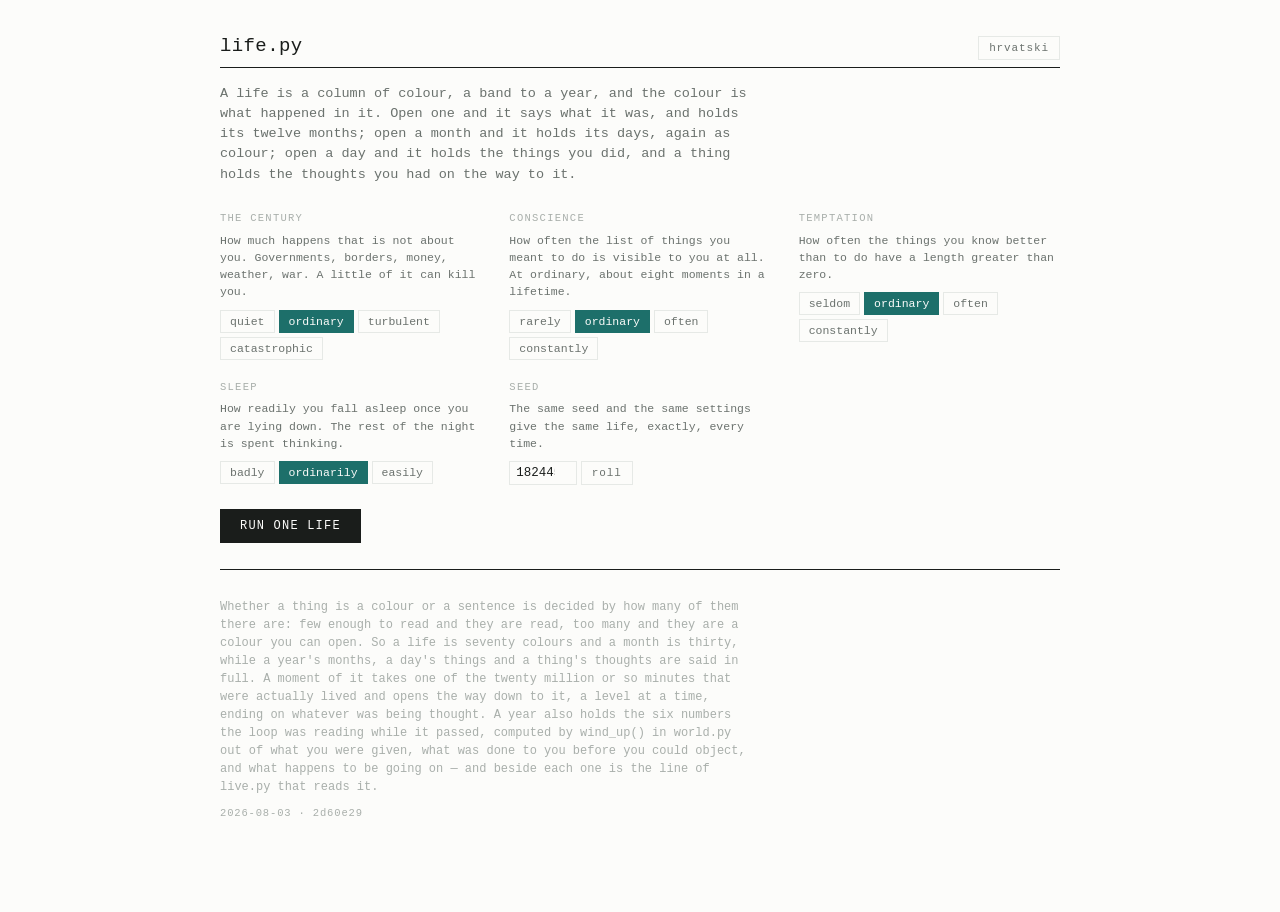
<file: docs/index.html>
<!doctype html>
<html lang="en">
<head>
<meta charset="utf-8">
<meta name="viewport" content="width=device-width, initial-scale=1">
<title>life.py</title>
<style>:root {
  --paper: #FCFCFA;
  --ink:   #1A1D1B;
  --muted: #6B726E;
  --faint: #A9AFAB;
  --hair:  #E6E9E6;
  --rail:  #E0E5E1;
  --accent:#1D6F6A;
  --warm:  #9A6510;
  --loss:  #96454F;
  --mono: ui-monospace, SFMono-Regular, "SF Mono", Menlo, Consolas,
          "Liberation Mono", monospace;
}
@media (prefers-color-scheme: dark) {
  :root { --paper: #0F1213; --ink: #E4E8E5; --muted: #8E9793; --faint: #59615E;
          --hair: #1F2426; --rail: #272F31; --accent: #56B8AC; --warm: #D3A054;
          --loss: #D2757F; }
}
:root[data-theme="dark"] {
  --paper: #0F1213; --ink: #E4E8E5; --muted: #8E9793; --faint: #59615E;
  --hair: #1F2426; --rail: #272F31; --accent: #56B8AC; --warm: #D3A054;
  --loss: #D2757F;
}
:root[data-theme="light"] {
  --paper: #FCFCFA; --ink: #1A1D1B; --muted: #6B726E; --faint: #A9AFAB;
  --hair: #E6E9E6; --rail: #E0E5E1; --accent: #1D6F6A; --warm: #9A6510;
  --loss: #96454F;
}

* { box-sizing: border-box; }
[hidden] { display: none !important; }
body {
  margin: 0; background: var(--paper); color: var(--ink);
  font-family: var(--mono); font-size: 13.5px; line-height: 1.5;
  -webkit-font-smoothing: antialiased;
}
.wrap { max-width: 880px; margin: 0 auto; padding: 32px 20px 90px; }

header { display: flex; align-items: baseline; gap: 14px; flex-wrap: wrap;
         border-bottom: 1px solid var(--ink); padding-bottom: 6px; }
h1 { font-size: 19px; font-weight: 400; margin: 0; letter-spacing: .02em; }
.seedline { margin-left: auto; }
.lab { color: var(--faint); font-size: 10.5px; letter-spacing: .12em;
       text-transform: uppercase; }
.blurb { color: var(--muted); max-width: 66ch; margin: 16px 0 0; }
.foot { color: var(--faint); font-size: 12px; max-width: 74ch; margin: 22px 0 0; }
.stamp { font-size: 10.5px; letter-spacing: .08em; margin-top: 10px; }

.controls { display: flex; align-items: center; gap: 16px; flex-wrap: wrap;
            margin: 0 0 26px; }
input { font-family: var(--mono); font-size: 12.5px; width: 9ch; background: transparent;
        color: var(--ink); border: 1px solid var(--hair); padding: 4px 6px; }
input:focus { border-color: var(--accent); outline: none; }

/* ---- the conditions, set before anything runs ---- */
.knobs { display: grid; grid-template-columns: repeat(auto-fit, minmax(210px, 1fr));
         gap: 20px 28px; margin: 26px 0 24px; align-items: start; }
.knob h3 { font: inherit; font-size: 10.5px; letter-spacing: .12em;
           text-transform: uppercase; color: var(--faint); margin: 0 0 5px; }
.knob .why { color: var(--muted); font-size: 11.5px; line-height: 1.5;
             margin: 0 0 9px; }
.seg { display: flex; flex-wrap: wrap; gap: 4px; align-items: center; }
.seg button { font-family: var(--mono); font-size: 11.5px; background: transparent;
              color: var(--muted); border: 1px solid var(--hair); padding: 4px 9px;
              cursor: pointer; }
.seg button:hover { color: var(--ink); border-color: var(--ink); }
.seg button[aria-pressed="true"] { color: var(--paper); background: var(--accent);
                                   border-color: var(--accent); }
.seg button[aria-pressed="true"]:hover { color: var(--paper); }
button.go { font-family: var(--mono); font-size: 12px; letter-spacing: .1em;
  text-transform: uppercase; background: var(--ink); color: var(--paper);
  border: 0; padding: 10px 20px; cursor: pointer; }
button.go:hover { background: var(--accent); }
button.go[disabled] { background: var(--faint); cursor: wait; }
button.ghost { font-family: var(--mono); font-size: 11px; letter-spacing: .08em;
  background: transparent; color: var(--muted); border: 1px solid var(--hair);
  padding: 5px 10px; cursor: pointer; }
button.ghost:hover { color: var(--ink); border-color: var(--ink); }
:focus-visible { outline: 2px solid var(--accent); outline-offset: 1px; }

/* ---- one band, at every scale ----
   A band is either closed — a colour, no words — or open: its own line, and
   then its children, nested and inset. Which of a set of children get words
   is decided by how many there are: few enough to read and they are read,
   too many and they are a colour you can tap. So a life is seventy colours
   and a month is thirty, while a year's months, a day's things and a thing's
   thoughts are said in full. */
.tree { border-top: 1px solid var(--ink); padding-top: 6px; }
.kids { margin-left: 13px; padding-left: 10px;
        border-left: 1px solid var(--rail); }

.tick {
  display: grid; grid-template-columns: 2.6em 1fr; gap: 0 9px;
  align-items: center; width: 100%; height: 13px; margin: 0 0 2px;
  border: 0; padding: 0; cursor: pointer; background: none;
  font: inherit;
}
.tick > .num { font-size: 9.5px; line-height: 1; color: var(--faint);
               text-align: right; font-variant-numeric: tabular-nums; }
.tick > .fill { height: 9px; background: var(--hair); }
.tick:hover > .num { color: var(--ink); }
.tick:hover > .fill { outline: 1px solid var(--ink); outline-offset: -1px; }
.tick.ev    > .fill { background: color-mix(in srgb, var(--ink) 62%, var(--paper)); }
.tick.world > .fill { background: var(--warm); }
.tick.loss  > .fill { background: var(--loss); }
.tick.kept  > .fill { background: var(--accent); }
.tick.dead  > .fill { background: var(--ink); }
.tick.quiet > .fill { background: var(--hair); }
/* a night that did not go well is not an event, but it is not nothing */
.tick.restless > .fill { background: color-mix(in srgb, var(--loss) 32%, var(--hair)); }
.tick.here  > .fill { background: var(--accent); outline: 2px solid var(--ink);
                      outline-offset: -1px; }
.tick.here  > .num { color: var(--ink); }

/* a stage is a landmark in the column, not a thing you can open */
.stageline { font-size: 9.5px; letter-spacing: .16em; text-transform: uppercase;
             color: var(--faint); margin: 9px 0 4px; padding-left: 2px; }

/* taking a moment is a thing in the column, at the top of the life */
.cap.pick { color: var(--accent); cursor: pointer; padding: 5px 4px;
            border-bottom: 1px dashed var(--rail); }
.cap.pick > .what { color: var(--accent); }
.cap.pick:hover { background: color-mix(in srgb, var(--accent) 10%, transparent); }
.cap.pick > .mark { color: var(--accent); }

/* ---- the branch, drawn the way it would be drawn on paper ----
   Each level is a short column of its own kind, and a curve leaves the band
   the way went through and arrives at the next. */
.moment { position: relative; margin: 10px 0 16px 2px; }
.mlinks { position: absolute; left: 0; top: 0; overflow: visible; }
.mcurve { fill: none; stroke: var(--accent); stroke-width: 1.4;
          stroke-linecap: round; opacity: 0;
          stroke-dasharray: 120; stroke-dashoffset: 120; }
.mcurve.in { animation: drawn .5s ease-out forwards;
             animation-delay: calc(var(--i) * 260ms - 130ms); }
@keyframes drawn { from { opacity: 0; stroke-dashoffset: 120; }
                   20% { opacity: 1; }
                   to { opacity: 1; stroke-dashoffset: 0; } }

.mcol { position: absolute; top: 0; width: 54px; height: 100%; opacity: 0; }
/* each column says what it is a column of, and how many it is a window on */
.mname { position: absolute; left: 50%; bottom: 0; transform: translateX(-50%);
         white-space: nowrap; font-size: 9px; letter-spacing: .1em;
         text-transform: uppercase; color: var(--faint); text-align: center; }
.mname > b { display: block; font-weight: 400; letter-spacing: 0;
             font-variant-numeric: tabular-nums; color: var(--muted); }
.mcol.in { animation: arrive .34s ease-out forwards;
           animation-delay: calc(var(--i) * 260ms); }
@keyframes arrive { from { opacity: 0; transform: translateX(-10px); }
                    to { opacity: 1; transform: none; } }
.mdash { position: absolute; left: 0; width: 62%; height: 3px;
         background: var(--hair); border-radius: 2px; }
.mdash.ev    { background: color-mix(in srgb, var(--ink) 55%, var(--paper)); }
.mdash.world { background: var(--warm); }
.mdash.loss  { background: var(--loss); }
.mdash.kept  { background: var(--accent); }
.mdash.dead  { background: var(--ink); }
.mdash.restless { background: color-mix(in srgb, var(--loss) 32%, var(--hair)); }
.mdash.on { width: 100%; height: 4px; background: var(--accent);
            box-shadow: 0 0 0 2px color-mix(in srgb, var(--accent) 22%, transparent); }

/* opening a band unrolls what is under it, one after another */
@keyframes sprout {
  from { opacity: 0; transform: translateX(-7px) scaleY(.55); }
  to   { opacity: 1; transform: none; }
}
.kids.sprout > * { animation: sprout .22s ease-out backwards;
                   animation-delay: calc(var(--i, 0) * 16ms);
                   transform-origin: left top; }

.cap {
  display: grid;
  grid-template-columns: 1.1em 5.6em 1fr auto;
  gap: 0 10px; align-items: baseline; width: 100%;
  font: inherit; text-align: left; border: 0; color: inherit;
  background: none; padding: 3px 4px; cursor: pointer;
}
.cap:hover { background: color-mix(in srgb, var(--accent) 8%, transparent); }
.cap.leaf { cursor: default; }
.cap.leaf:hover { background: none; }
.cap.open { background: color-mix(in srgb, var(--accent) 5%, transparent); }
.cap.here { background: color-mix(in srgb, var(--accent) 14%, transparent); }
.cap > .mark { color: var(--faint); }
.cap.open > .mark { color: var(--accent); }
.cap > .when { color: var(--muted); font-variant-numeric: tabular-nums;
               white-space: nowrap; text-align: right; overflow: hidden; }
.cap > .what { overflow: hidden; text-overflow: ellipsis; white-space: nowrap;
               min-width: 0; }
.cap > .tail { color: var(--faint); font-size: 11.5px; white-space: nowrap;
               font-variant-numeric: tabular-nums; }

.cap.ev > .what { color: var(--ink); }
.cap.ev.world > .what { color: var(--warm); }
.cap.ev.loss > .what { color: var(--loss); }
.cap.ev.kept > .what { color: var(--accent); }
.cap.quiet > .what { color: var(--muted); }
.cap.thought > .what { color: var(--muted); font-style: italic; }
.cap.here.thought > .what { color: var(--accent); }
.cap.dead > .what { color: var(--faint); }
.cap.head { border-bottom: 1px solid var(--ink); padding: 8px 4px 6px; }
.cap.head > .what { font-size: 15px; letter-spacing: .02em; }
.cap.head > .mark { color: var(--ink); }

@media (prefers-reduced-motion: reduce) {
  * { transition: none !important; }
  .kids.sprout > *, .mcol, .mcurve { animation: none !important; }
  .mcol.in, .mcurve.in { opacity: 1; stroke-dashoffset: 0; }
}
@media (max-width: 620px) {
  body { font-size: 12.5px; }
  .wrap { padding: 20px 12px 60px; }
  /* a colour has to be worth aiming a thumb at */
  .tick { height: 17px; margin-bottom: 2px; grid-template-columns: 2.2em 1fr; }
  .tick > .fill { height: 11px; }
  .kids { margin-left: 5px; padding-left: 5px; }
  .cap { grid-template-columns: 1em 4.4em 1fr; }
  .moment { transform: scale(.86); transform-origin: left top; }
  .cap > .tail { grid-column: 2 / -1; font-size: 10.5px;
                 white-space: normal; min-width: 0; }
  .seedline { margin-left: 0; }
}
</style>
</head>
<body>


<div class="wrap">
  <header>
    <h1>life.py</h1>
    <span class="seedline lab" id="seedout"></span>
    <button class="ghost" id="lang" type="button">hrvatski</button>
  </header>

  <p class="blurb" id="blurb"></p>

  <div class="knobs" id="knobs" hidden></div>

  <div class="controls">
    <button class="go" id="run" type="button"></button>
  </div>

  <div class="tree" id="tree"></div>

  <p class="foot" id="hint"></p>
  <p class="foot stamp">2026-08-03 · 2d60e29</p>
</div>

<script>// Only the commentary is translated. Everything the program says — the names
// in it, and the values it produces — stays in the language it was written
// in, which is Python.

const UI = {
  en: {
    lang: "hrvatski",
    blurb: "A life is a column of colour, a band to a year, and the colour is " +
      "what happened in it. Open one and it says what it was, and holds its " +
      "twelve months; open a month and it holds its days, again as colour; open " +
      "a day and it holds the things you did, and a thing holds the thoughts you " +
      "had on the way to it.",
    run: "run one life", again: "change the conditions", running: "living it…",
    moment: "a moment of it",
    seed: "seed", roll: "roll",
    hint: "Whether a thing is a colour or a sentence is decided by how many of " +
      "them there are: few enough to read and they are read, too many and they " +
      "are a colour you can open. So a life is seventy colours and a month is " +
      "thirty, while a year's months, a day's things and a thing's thoughts are " +
      "said in full. A moment of it takes one of the twenty million or so minutes " +
      "that were actually lived and opens the way down to it, a level at a time, " +
      "ending on whatever was being thought. A year also holds the six numbers " +
      "the loop was reading " +
      "while it passed, computed by wind_up() in world.py out of what you were " +
      "given, what was done to you before you could object, and what happens to be " +
      "going on — and beside each one is the line of live.py that reads it.",

    century: "the century",
    centuryWhy: "How much happens that is not about you. Governments, borders, money, " +
      "weather, war. A little of it can kill you.",
    centurySet: ["quiet", "ordinary", "turbulent", "catastrophic"],
    conscience: "conscience",
    conscienceWhy: "How often the list of things you meant to do is visible to you at " +
      "all. At ordinary, about eight moments in a lifetime.",
    conscienceSet: ["rarely", "ordinary", "often", "constantly"],
    temptation: "temptation",
    temptationWhy: "How often the things you know better than to do have a length " +
      "greater than zero.",
    temptationSet: ["seldom", "ordinary", "often", "constantly"],
    sleep: "sleep",
    sleepWhy: "How readily you fall asleep once you are lying down. The rest of the " +
      "night is spent thinking.",
    sleepSet: ["badly", "ordinarily", "easily"],
    seedWhy: "The same seed and the same settings give the same life, exactly, every time.",

    aLife: "a life", years: "years", account: "what it came to",
    months: "months", days: "days", doing: "doing", thinking: "thinking",
    more: "… % more", mostly: "mostly",
    theDials: "what the loop was reading", base: "base", readBy: "read at",
    asFar: "as far as it is allowed to go",
    stillAwake: "still awake", asleep: "asleep", attempts: "% attempts",

    less: "less", moreOf: "more", tookUp: "took up", noMore: "no more",
    thinkingOf: "mostly about",
    carried: "what it was living on, at the end",
    healthLeft: "of the health it started with", moneyLeft: "of what there is to have",
    yearsInJob: "years in the same job", worked: "worked", noJob: "not working",
    elsewhere: "of waking minutes with the mind somewhere else",
    measuredAt: "measured at 46.9% — Killingsworth & Gilbert, Science 2010",
    ptAhead: "pointing ahead", ptBehind: "pointing behind",
    ptNow: "on the moment", ptAlways: "on nothing in particular",
    tonePlus: "pleasant", toneZero: "neutral", toneMinus: "unpleasant",
    whoAbout: "who and what it was all about",
    goneAt: "gone at", notSpeaking: "not speaking", achesFrom: "from then on",

    inOrder: "the bases, in that order",
    died: "died at", inTheYearOf: "in the year of",
    mornings: "mornings", thingsDone: "things done", thoughts: "thoughts",
    different: "different things to think", mostlyThat: "mostly",
    knewBetter: "things it knew better than to do",
    gotRoundTo: "things it got round to", nightsAwake: "nights still awake at three",
    questions: "questions left open at school",
    meaningTo: "still meaning to", nothingLeft: "nothing left on the list",
    leftTheList: "\"call your mother\" left the list, and could not be added again",
    outside: "meanwhile, outside",
  },
  hr: {
    lang: "english",
    blurb: "Život je stupac boje, traka po godini, a boja je ono što se u njoj " +
      "dogodilo. Otvoriš jednu i kaže što je bila, i drži svojih dvanaest " +
      "mjeseci; otvoriš mjesec i drži svoje dane, opet kao boju; otvoriš dan i " +
      "drži ono što si radio, a radnja drži misli koje su joj prethodile.",
    run: "pokreni jedan život", again: "promijeni uvjete", running: "živi se…",
    moment: "jedan njegov trenutak",
    seed: "sjeme", roll: "baci",
    hint: "Je li nešto boja ili rečenica, odlučuje koliko ih ima: ako ih je malo " +
      "da se pročitaju, čitaju se; ako ih je previše, boja su koju možeš otvoriti. " +
      "Tako je život sedamdeset boja, a mjesec trideset, dok su mjeseci u godini, " +
      "radnje u danu i misli uz radnju izrečene u cijelosti. Jedan njegov trenutak " +
      "uzima jednu od dvadesetak milijuna stvarno proživljenih minuta i otvara put " +
      "do nje, razinu po razinu, sve do onoga što se u njoj mislilo. Godina drži i " +
      "šest brojeva koje je petlja čitala, a " +
      "računa ih wind_up() u world.py iz onoga što si dobio, onoga što ti je " +
      "učinjeno prije nego si mogao prigovoriti, i onoga što se u tom trenutku " +
      "događa — uz svaki piše redak iz live.py koji ga čita.",

    century: "stoljeće",
    centuryWhy: "Koliko se toga događa što nije o tebi. Vlade, granice, novac, vrijeme, " +
      "rat. Ponešto od toga te može ubiti.",
    centurySet: ["tiho", "obično", "burno", "katastrofalno"],
    conscience: "savjest",
    conscienceWhy: "Koliko ti je često popis onoga što si namjeravao uopće vidljiv. Na " +
      "obično, otprilike osam trenutaka u životu.",
    conscienceSet: ["rijetko", "obično", "često", "stalno"],
    temptation: "napast",
    temptationWhy: "Koliko često stvari za koje znaš da ih ne bi trebao imaju duljinu " +
      "veću od nule.",
    temptationSet: ["rijetko", "obično", "često", "stalno"],
    sleep: "san",
    sleepWhy: "Koliko lako zaspiš kad već ležiš. Ostatak noći potrošen je na misli.",
    sleepSet: ["loše", "obično", "lako"],
    seedWhy: "Isto sjeme i iste postavke daju točno isti život, svaki put.",

    aLife: "jedan život", years: "godina", account: "što je od toga ostalo",
    months: "mjeseci", days: "dana", doing: "radnje", thinking: "misli",
    more: "… još %", mostly: "uglavnom",
    theDials: "što je petlja čitala", base: "temelj", readBy: "čita se u",
    asFar: "dalje ne smije",
    stillAwake: "još budan", asleep: "usnuo", attempts: "% pokušaja",

    less: "manje", moreOf: "više", tookUp: "prihvatio se —", noMore: "više ne —",
    thinkingOf: "uglavnom o —",
    carried: "od čega je živio, na kraju",
    healthLeft: "zdravlja s kojim je počeo", moneyLeft: "od onoga što se može imati",
    yearsInJob: "godina na istom poslu", worked: "radio", noJob: "ne radi",
    elsewhere: "budnih minuta s mislima negdje drugdje",
    measuredAt: "izmjereno 46,9% — Killingsworth i Gilbert, Science 2010.",
    ptAhead: "usmjereno naprijed", ptBehind: "usmjereno unatrag",
    ptNow: "na ovaj trenutak", ptAlways: "ni na što određeno",
    tonePlus: "ugodno", toneZero: "neutralno", toneMinus: "neugodno",
    whoAbout: "o kome se i o čemu radilo",
    goneAt: "otišao u", notSpeaking: "ne razgovarate", achesFrom: "otad nadalje",

    inOrder: "baze, tim redom",
    died: "umro u", inTheYearOf: "u godini u kojoj je bilo:",
    mornings: "jutara", thingsDone: "obavljenih stvari", thoughts: "misli",
    different: "različitih stvari za misliti", mostlyThat: "uglavnom",
    knewBetter: "stvari za koje je znao da ih ne treba raditi",
    gotRoundTo: "stvari kojih se dohvatio", nightsAwake: "noći budan u tri",
    questions: "pitanja ostalih bez odgovora",
    meaningTo: "još uvijek namjerava", nothingLeft: "na popisu nije ostalo ništa",
    leftTheList: "\"call your mother\" otišlo je s popisa i više se nije moglo vratiti",
    outside: "u međuvremenu, vani",
  },
};
</script>
<script>// A life, ported from the Python in this repository.
// live.py's loops are reproduced faithfully: checking a condition costs a
// minute, which is what makes them terminate.

const MIN_DAY = 1440, DAYS_YEAR = 365;

// the lines of live.py that are instrumented; one of these with no count
// never ran, which is worth seeing
const TRACED = [5, 6, 7, 8, 10, 11, 14, 15, 16, 17, 18, 20, 21, 22, 23, 24, 25, 26,
                29, 30, 31, 32, 33, 35, 38, 39, 41, 42, 43, 44, 46, 47, 48, 49,
                51, 52, 53, 54, 56, 57, 59];

function mulberry32(a) {
  return function () {
    a |= 0; a = a + 0x6D2B79F5 | 0;
    let t = Math.imul(a ^ a >>> 15, 1 | a);
    t = t + Math.imul(t ^ t >>> 7, 61 | t) ^ t;
    return ((t ^ t >>> 14) >>> 0) / 4294967296;
  };
}

// A day is not a bag you empty; it is a length of time, and things belong to
// parts of it. Anything not named here can happen whenever.
const BANDS = {
  dawn:      (t) => t >= 300 && t < 540,
  morning:   (t) => t >= 360 && t < 720,
  workday:   (t) => t >= 480 && t < 1080,
  day:       (t) => t >= 540 && t < 1140,
  afternoon: (t) => t >= 720 && t < 1140,
  evening:   (t) => t >= 1020 || t < 120,
  any:       () => true,
};

const WHEN = {
  "working": "workday", "working, still": "workday", "going to work": "workday",
  "going back to it": "workday", "answering messages": "workday",
  "answering the message": "workday", "paying the bill": "workday",
  "looking for work": "workday", "how to look busy": "workday",
  "applying": "workday", "waiting for an answer": "workday",
  "going to school": "morning", "handing it in": "morning",
  "explaining yourself": "morning", "doing the homework": "afternoon",
  "studying the night before": "evening", "lying about homework": "morning",
  "watching cartoons": "morning", "playing until it is dark": "afternoon",
  "riding a bike": "afternoon", "collecting stones": "afternoon",
  "running": "afternoon", "being outside again": "afternoon",
  "opening the windows": "morning", "waiting for it to get light": "dawn",
  "keeping warm": "evening", "staying in": "day",
  "watching it get dark early": "evening", "sitting in the shade": "afternoon",
  "going to the water": "day", "lying awake in the heat": "evening",
  "being at the sea": "day", "doing nothing, on purpose": "day",
  "reading half a book": "afternoon", "eating outside": "evening",
  "staying up too late": "evening", "slamming a door": "evening",
  "looking in the mirror": "morning", "saying nothing at dinner": "evening",
  "arguing": "evening", "listening to the same song": "evening",
  "drinking too much": "evening", "going somewhere cheap": "day",
  "moving out": "day", "calling home, briefly": "evening",
  "driving somewhere": "day", "carrying something heavy": "day",
  "being needed": "evening", "seeing fewer friends": "evening",
  "sleeping badly": "evening", "cancelling": "workday",
  "worrying about money": "evening", "fixing the same thing again": "afternoon",
  "getting it repaired": "workday", "taking the bins out": "evening",
  "looking after someone": "day", "going to funerals": "morning",
  "walking for the sake of it": "afternoon",
  "reading the news too closely": "morning",
  "having the same argument": "evening", "putting something aside": "afternoon",
  "standing in the doorway of a room": "evening",
  "walking slowly": "afternoon", "reading the same page twice": "afternoon",
  "watering the plants": "morning", "watching the news": "evening",
  "waiting for the phone": "day", "telling the story again": "evening",
  "sitting in the sun": "afternoon", "going to the doctor": "morning",
  "going to the check-up": "morning", "taking the pills": "morning",
  "being visited": "afternoon", "sleeping in the afternoon": "afternoon",
  "not recognising the street": "day", "looking at photographs": "evening",
  "waiting": "day", "sitting": "afternoon",
  "carrying someone who is asleep": "evening",
  "reading the same book aloud": "evening",
  "worrying about someone else": "evening",
  "renewing the documents": "workday", "getting it looked at": "morning",
  "carrying things upstairs": "day", "queueing": "morning",
};

// what a Saturday is for, which is not what a Tuesday is for
const WEEKEND = [["having a lie-in", 55, "morning"], ["the long walk", 120, "day"],
  ["seeing people", 150, "afternoon"], ["the shopping", 90, "morning"],
  ["mending something", 70, "afternoon"], ["cooking properly", 110, "evening"]];

// two numbers a life carries rather than has
const AILMENTS = [
  ["something is found", 3, 0.055,
   [["going to the hospital", 180, "morning"], ["waiting for the result", 60, "day"],
    ["taking the pills", 45, "morning"]],
   "the result comes back, and it is nothing"],
  ["the operation", 1, 0.050,
   [["lying still", 240, "any"], ["being visited", 90, "afternoon"],
    ["learning to walk about again", 60, "day"]],
   "back on your feet, more or less"],
  ["the bad winter", 2, 0.018,
   [["staying in", 200, "day"], ["coughing", 30, "any"]],
   "the cough finally goes"],
  ["the back goes", 4, 0.0,
   [["lying on the floor", 90, "any"], ["not lifting anything", 40, "day"]],
   "the back is no worse, which is what there is"],
  ["the nerves", 5, 0.0,
   [["not answering the phone", 40, "day"], ["sitting very still", 120, "evening"]],
   "it lifts, without anybody saying why"],
];
const COSTS = { money: -0.22, war: -0.16, plague: -0.06, nature: -0.12,
                politics: -0.04, progress: 0.06 };
const POOR = [["counting it again", 30, "evening"], ["going without", 40, "any"],
  ["the cheaper shop", 45, "morning"], ["asking for more hours", 25, "workday"]];
const COMFORTABLE = [["having it done properly", 90, "workday"],
  ["going away for a few days", 300, "day"], ["giving some of it away", 30, "any"]];
const POORLY = [["resting", 120, "afternoon"], ["taking it slowly", 60, "any"],
  ["going to the doctor", 110, "morning"]];
const HARD_WORK = new Set(["carrying something heavy", "carrying things upstairs",
  "the long walk", "riding a bike", "running", "going to the water"]);
const TRADES = ["at the works", "in the office", "on the buses", "in the shop",
  "at the school", "on the site", "in the kitchens", "on the road"];
// two of them want the certificate to have meant something. Twelve years of
// study and it had no consequence at all, which was the joke going too far.
const SCHOOLED = new Set(["in the office", "at the school"]);

// a life with somebody in it is not one event and then silence
const SPELLS = [
  ["a bad year, with %s", 2,
   [["sleeping in the other room", 400, "evening"], ["not saying it", 40, "evening"],
    ["having the same argument", 45, "evening"]],
   "it comes right, or stops being said"],
  ["%s is ill", 2,
   [["the hospital run", 90, "morning"], ["looking after someone", 130, "day"],
    ["waiting for the result", 60, "day"]],
   "the worst of it is over"],
  ["a week away, with %s", 1,
   [["being at the sea", 320, "day"], ["eating outside", 95, "evening"],
    ["doing nothing, on purpose", 190, "day"]],
   "back, and the post on the mat"],
  ["a long time, with %s", 1,
   [["looking at photographs", 45, "evening"],
    ["telling the story again", 35, "evening"]], null],
];

// when a life of this age goes to bed, and when it gets up
const BEDTIME = { infant: 1140, child: 1230, teenager: 1410, young: 1380,
                  middle: 1350, later: 1350, old: 1320, late: 1260 };
const WAKING = { infant: 390, child: 420, teenager: 420, young: 420,
                 middle: 405, later: 405, old: 390, late: 420 };
const aWeekend = (day) => day % 7 === 5 || day % 7 === 6;

const CAN_DO = {
  infant: [["sleeping",120],["being carried",40],["crying",20],["staring at the lamp",30],
           ["eating",35],["putting it in your mouth",25],["laughing at nothing",20],
           ["being put down again",30]],
  child: [["running",60],["asking why",30],["drawing a house",45],["breaking something",20],
          ["watching cartoons",90],["riding a bike",75],["collecting stones",50],
          ["lying about homework",15],["playing until it is dark",150],["being bored",80]],
  teenager: [["staying up too late",180],["arguing",40],["listening to the same song",60],
             ["being embarrassed",30],["studying the night before",200],["slamming a door",5],
             ["looking in the mirror",25],["loving someone who does not know",90],
             ["saying nothing at dinner",45]],
  young: [["working",430],["moving out",120],["falling in love",90],["going somewhere cheap",240],
          ["drinking too much",200],["starting something",120],["quitting something",30],
          ["applying",60],["waiting for an answer",45],["calling home, briefly",12]],
  middle: [["working",450],["fixing the same thing again",70],["worrying about money",40],
           ["driving somewhere",65],["answering messages",55],["carrying something heavy",30],
           ["cancelling",10],["being needed",120],["seeing fewer friends",90],["sleeping badly",60]],
  later: [["working, still",430],["looking after someone",130],["going to funerals",180],
          ["fixing the same thing again",70],["walking for the sake of it",55],
          ["reading the news too closely",60],["having the same argument",35],
          ["sleeping badly",60],["putting something aside",20],
          ["standing in the doorway of a room",15]],
  old: [["walking slowly",60],["reading the same page twice",50],["watering the plants",25],
        ["watching the news",90],["waiting for the phone",120],["telling the story again",35],
        ["sitting in the sun",80],["going to the doctor",110]],
  late: [["sitting",130],["being visited",90],["waiting",150],["sleeping in the afternoon",95],
         ["telling the story again",35],["not recognising the street",40],
         ["looking at photographs",45],["going to the doctor",110]],
};

const MUST_DO = {
  infant: ["being fed"],
  child: ["going to school","doing the homework"],
  teenager: ["going to school","handing it in","explaining yourself"],
  young: ["going to work","paying the bill","answering the message","renewing the documents"],
  middle: ["going to work","paying the bill","taking the bins out","answering the message",
           "getting it repaired"],
  later: ["going to work","paying the bill","taking the pills","answering the message",
          "getting it repaired"],
  old: ["taking the pills","going to the check-up","paying the bill"],
  late: ["taking the pills","going to the check-up"],
};

const NEVER_DO = ["checking the phone at three in the morning","saying it out loud","comparing",
  "keeping score","reading the comments","replying immediately","looking back too long",
  "having one more","bringing it up again"];

const SHOULD_DO = ["call your mother","sleep more","get it looked at",
  "learn the other language properly","write it down","forgive him","throw out the boxes",
  "say it while there is time","go outside","read the book you bought","fix the tap",
  "apologise properly","find out what happened to Marko","stand up straight"];

const THOUGHTS = {
  infant: [["the ceiling","home"],["that face again","love"],["hunger","body"],["warm","body"],
           ["the sound of the door","home"],["being put down","home"]],
  child: [["what is under the bed","fear"],["why the sky","time"],["Saturday","time"],
          ["the smell of the hallway","home"],["whether they saw","shame"],
          ["what they said about you","shame"],["being allowed to stay out","time"]],
  teenager: [["what you said in the corridor","shame"],["whether they meant it","love"],
             ["the same song","love"],["getting out of here","time"],["your own face","body"],
             ["nothing, loudly","time"]],
  young: [["the rent","money"],["they said 'sure', not 'yes'","love"],
          ["whether this is the job","work"],["it is August already","time"],
          ["what you said in 2009","shame"],["calling home","home"],
          ["the noise the knee makes","body"]],
  middle: [["the bill due on the eleventh","money"],["that meeting could have been an email","work"],
           ["the noise the knee makes","body"],["everyone in this photograph is older now","death"],
           ["it is August already","time"],["what you said in 2009","shame"],
           ["whether they are all right","love"],["the smell of the hallway","home"]],
  later: [["who is left","death"],["the noise the knee makes","body"],
          ["the bill due on the eleventh","money"],["whether they are all right","love"],
          ["what it used to cost","money"],["it is August already","time"],
          ["what you said in 2009","shame"]],
  old: [["everyone in this photograph is older now","death"],["the smell of the hallway","home"],
        ["whether they will call","love"],["the stairs","body"],["Saturday","time"],
        ["what you said in 2009","shame"]],
  late: [["who is left","death"],["the smell of the hallway","home"],
         ["whether they will call","love"],["the stairs","body"],
         ["being the last one collected","shame"]],
};

const DEEP = [["the stairs in the dark","fear",0],["being the last one collected","shame",0],
  ["water, further out than you thought","fear",0],
  ["a door you cannot find in a house you know","home",16],
  ["your own name, said wrong","shame",16],["the light in a hospital corridor","death",27]];

const SEASON = {
  winter: [["keeping warm",90],["waiting for it to get light",40],["staying in",120]],
  spring: [["opening the windows",25],["being outside again",80]],
  summer: [["sitting in the shade",90],["going to the water",240],["lying awake in the heat",60]],
  autumn: [["going back to it",60],["watching it get dark early",40]],
};
const HOLIDAY = [["being at the sea",320],["doing nothing, on purpose",190],
                 ["reading half a book",110],["eating outside",95]];
const WORK = new Set(["working","working, still","answering messages","how to look busy",
  "looking for work","driving somewhere","going back to it"]);
const SCHOOL = new Set(["going to school","doing the homework","handing it in"]);
const TERM_ONLY = new Set(["lying about homework","studying the night before"]);
// what a regret is actually about, so that the subconscious is not all shame
const REGRET = {"checking the phone at three in the morning":"time","saying it out loud":"shame",
  "comparing":"shame","keeping score":"love","reading the comments":"shame",
  "replying immediately":"work","looking back too long":"time","having one more":"body",
  "bringing it up again":"love"};

// Every dial the machinery turns on, and what leans on it. Mirrors the
// tables in world.py: a trait is an entry here, and the entry is read by
// the loop.
const DIALS = { sleep: 0.05, restless: 1.0, conscience: 1 / 26000,
                temptation: 1 / 12, persistence: 0.96, frailty: 1.0 };

const FROM_GENES = {
  "worry":            { sleep: ["+", -0.018], restless: ["x", 1.35], temptation: ["x", 1.20] },
  "fear_of_the_dark": { sleep: ["+", -0.010], restless: ["x", 1.15] },
  "patience":         { sleep: ["+", 0.012], restless: ["x", 0.80], temptation: ["x", 0.75] },
  "stubbornness":     { persistence: ["+", 0.02], frailty: ["x", 0.90], conscience: ["x", 0.80] },
  "hope":             { conscience: ["x", 1.60], frailty: ["x", 0.85] },
  "silence":          { temptation: ["x", 0.80], restless: ["x", 1.10] },
  "posture":          { frailty: ["x", 1.15] },
  "a way with people": { conscience: ["x", 1.25] },
};
const FROM_UPBRINGING = { temptation: ["x", 1.15], restless: ["x", 1.10] };
const FROM_HISTORY = {
  war:      { sleep: ["+", -0.015], restless: ["x", 1.30], temptation: ["x", 1.20] },
  plague:   { restless: ["x", 1.20], conscience: ["x", 1.40] },
  money:    { restless: ["x", 1.20], temptation: ["x", 1.15] },
  nature:   { sleep: ["+", -0.010], restless: ["x", 1.15] },
  politics: { restless: ["x", 1.10] },
  progress: { conscience: ["x", 1.10] },
};

const SEASONS = ["winter","winter","spring","spring","spring","summer",
                 "summer","summer","autumn","autumn","autumn","winter"];
const MONTHS = ["jan","feb","mar","apr","may","jun","jul","aug","sep","oct","nov","dec"];

const BASE = {"moving out":0.18,"falling in love":0.25,"quitting something":0.3,
  "starting something":0.45,"going somewhere cheap":0.4,"going to funerals":0.35,
  "breaking something":0.6,"slamming a door":0.7,"not recognising the street":0.4,
  "looking for work":0.6,"going to look at it":0.25,"boarding up the windows":0.5,
  "sleeping in the car":0.5,"carrying things upstairs":0.5,"drying it out":0.4,
  "leaving for a while":0.25,"going to the doctor":0.7,"working":2.0,"working, still":2.0,
  "sleeping":1.6,"eating":1.6,"watching the news":1.3,"sitting":1.5,"waiting":1.3,
  "queueing":1.2,"staying indoors":1.4};

const WORLD = [
  {t:"the government falls",kind:"politics",years:1,w:10,rep:1,
   does:[["listening for news",40],["queueing",60]],
   thinks:[["whether it makes any difference","politics"]]},
  {t:"a new government, much like the last",kind:"politics",years:2,w:9,rep:1,
   does:[["listening for news",30]],thinks:[["whether it makes any difference","politics"]]},
  {t:"the currency is reformed",kind:"money",years:2,w:6,
   does:[["counting it again",30],["queueing",90]],thinks:[["what it used to cost","money"]]},
  {t:"prices double, and then double",kind:"money",years:3,w:7,rep:1,
   does:[["going without",45],["counting it again",25]],thinks:[["what it used to cost","money"]]},
  {t:"the factory closes",kind:"money",years:4,w:6,
   does:[["looking for work",180],["waiting for an answer",60]],
   thinks:[["whether this is the job","work"]],costs:"find out what happened to Marko"},
  {t:"the border closes",kind:"politics",years:6,w:4,does:[["staying put",30]],
   thinks:[["getting out of here","time"]]},
  {t:"the border opens",kind:"politics",years:1,w:4,does:[["going to look at it",240]],
   thinks:[["getting out of here","time"]]},
  {t:"war, somewhere else",kind:"war",years:3,w:7,rep:1,
   does:[["watching the news",90],["sending what you can",20]],
   thinks:[["everyone in this photograph is older now","death"]]},
  {t:"war, here",kind:"war",years:4,w:4,risk:0.07,
   does:[["queueing",120],["listening for the all-clear",60],["boarding up the windows",45]],
   thinks:[["the light in a hospital corridor","death"],["whether they are all right","love"]],
   costs:"find out what happened to Marko"},
  {t:"the river takes the lower streets",kind:"nature",years:1,w:5,risk:0.02,
   does:[["carrying things upstairs",90],["drying it out",120]],
   thinks:[["water, further out than you thought","fear"]]},
  {t:"an earthquake, in the night",kind:"nature",years:1,w:4,risk:0.035,
   does:[["sleeping in the car",300],["queueing",60]],
   thinks:[["the stairs in the dark","fear"]],costs:"get it looked at"},
  {t:"the summer that would not end",kind:"nature",years:1,w:6,risk:0.018,rep:1,
   does:[["sitting in the dark with the shutters closed",140]],
   thinks:[["it is August already","time"]]},
  {t:"a winter with no coal",kind:"nature",years:1,w:5,risk:0.025,rep:1,
   does:[["keeping one room warm",150]],thinks:[["the smell of the hallway","home"]]},
  {t:"everyone stays indoors for a year",kind:"plague",years:2,w:4,risk:0.03,
   does:[["staying indoors",300],["waiting for the phone",60]],
   thinks:[["whether they are all right","love"]]},
  {t:"a bridge is built",kind:"progress",years:1,w:5,rep:1,does:[["going the new way",40]]},
  {t:"the mill is turned into flats",kind:"progress",years:1,w:5,
   thinks:[["what it used to be","home"]]},
  {t:"the trams stop running",kind:"progress",years:2,w:4,does:[["walking it instead",70]]},
];

const SMALL_THINGS = ["being laughed at by the whole table","the door closing",
  "not being believed","coming last, in front of everyone","the word he used",
  "a promise about Saturday","the silence after the question","being told you were fine"];

const SUBJECTS = {
  arithmetic:3, geography:3, history:3, biology:3,
  "the other language":2, chemistry:2, physics:2, literature:2,
};
// What survives school divides in two, and the model kept confusing them.
// Some of it is a thing you go on doing; the rest is a thing you go on
// knowing, and knowing long division is not an afternoon's activity.
const CAN_STILL_DO = new Set(["how to look busy", "how to sit through things"]);
const WORTH_KEEPING = ["long division","the other language, badly","how to look busy",
  "the word for window","how to sit through things"];


// ---- memory.py: who and what the thinking is about ----------------------
// The mind was a list of fifty things, and a list of fifty things comes
// round in a fortnight. What a person thinks about is a small number of
// shapes and a very large number of particulars, and the particulars come
// out of the life being lived.

const M_STAGES = ["infant", "child", "teenager", "young", "middle", "later",
                  "old", "late"];
const BEHIND = "behind", NOW = "now", AHEAD = "ahead", ALWAYS = "always";

const ONES = ["zero","one","two","three","four","five","six","seven","eight",
  "nine","ten","eleven","twelve","thirteen","fourteen","fifteen","sixteen",
  "seventeen","eighteen","nineteen"];
const TENS = ["","","twenty","thirty","forty","fifty","sixty","seventy",
  "eighty","ninety"];
function spell(n) {
  if (n < 20) return ONES[n];
  return TENS[Math.floor(n / 10)] + (n % 10 ? "-" + ONES[n % 10] : "");
}

// each shape is [words, theme, earliest stage, where it points, how it feels]
const PERSON = [
  ["whether %s is all right", "love", 2, NOW, 0],
  ["what %s would say about this", "shame", 2, AHEAD, 0],
  ["%s, and the thing you did not say", "love", 3, BEHIND, -1],
  ["ringing %s, at some point", "love", 3, AHEAD, 0],
  ["whether %s ever thinks about it too", "love", 2, NOW, 0],
  ["the way %s says your name", "love", 1, ALWAYS, 1],
  ["what you owe %s, which is not money", "money", 4, AHEAD, -1],
  ["%s was right, and knew it", "shame", 4, BEHIND, -1],
  ["whether %s will call", "love", 5, AHEAD, 0],
  ["being no use to %s", "shame", 4, NOW, -1],
  ["something %s said that turned out to be true", "love", 4, BEHIND, 1],
  ["a day out with %s, when it is warmer", "love", 3, AHEAD, 1],
];
const GONE = [
  ["what you never asked %s", "death", 0, BEHIND, -1],
  ["%s, in the doorway", "death", 0, BEHIND, 0],
  ["the last thing %s said, or what you have made of it", "death", 0, BEHIND, 0],
  ["whether %s would know you now", "death", 0, NOW, 0],
  ["the year %s was still on the phone", "death", 0, BEHIND, 1],
];
const ESTRANGED = [
  ["whether %s would answer", "shame", 0, AHEAD, 0],
  ["who stopped first, you or %s", "shame", 0, BEHIND, -1],
  ["what it would take, with %s", "shame", 0, AHEAD, 0],
];
const THING = [
  ["%s, still", "money", 2, NOW, -1],
  ["getting to %s at the weekend", "time", 2, AHEAD, 0],
  ["%s, and how long it has been like that", "shame", 3, BEHIND, -1],
  ["what %s would cost now", "money", 4, AHEAD, -1],
  ["the afternoon you finally deal with %s", "time", 3, AHEAD, 1],
];
const PLACE = [
  ["the smell of %s", "home", 1, ALWAYS, 1],
  ["%s, in the dark", "fear", 1, ALWAYS, -1],
  ["whether %s is still there", "home", 4, NOW, 0],
  ["standing %@, doing nothing", "home", 3, ALWAYS, 1],
  ["something that happened %@, once", "home", 4, BEHIND, 0],
  ["going back to %s, one of these years", "home", 4, AHEAD, 1],
];
const ACHE = [
  ["the noise %s makes", "body", 0, NOW, -1],
  ["%s, in the morning", "body", 0, NOW, -1],
  ["whether %s is getting worse", "body", 0, AHEAD, -1],
];
const YEAR = [
  ["what you said at %s", "shame", 3, BEHIND, -1],
  ["the summer you were %s", "time", 3, BEHIND, 1],
  ["how sure you were at %s", "shame", 4, BEHIND, 0],
  ["being %s again, for an hour", "time", 5, BEHIND, 1],
];

// what school left you that is not a pastime: you know it, and it sits there
const KNOWN = [
  ["whether you could still do %s", "time", 3, NOW, 0],
  ["%s, which has never once come up", "shame", 4, BEHIND, 0],
  ["teaching someone %s", "love", 4, AHEAD, 1],
];

const M_NAMES = ["Marko","Vera","Ivan","Nada","Josip","Ljubica","Zoran","Ana",
  "Damir","Snje\u017eana","Tomislav","Mira","Branko","Dubravka"];
const M_THINGS = ["the tap","the boxes in the hall","the documents","the car",
  "the letter you did not send","the photograph in the drawer",
  "the coat that still fits","the money you lent",
  "the shelf that was going to go up"];
// a place carries the preposition that goes with it, because nobody stands
// in the stairs
const M_PLACES = [["the hallway","in"],["the stairs","on"],
  ["the room at the back","in"],["the kitchen table","at"],["the yard","in"],
  ["the road out of town","on"],["the top of the house","at"],
  ["the corridor at school","in"],["the back step","on"]];

// %s takes the name of the thing, %@ takes it with its preposition
function fill(template, who) {
  return template.indexOf("%@") >= 0
    ? template.replace("%@", who.at + " " + who.word)
    : template.replace("%s", who.word);
}
const M_ACHES = ["the knee","the back","the shoulder","the tooth","the hands",
  "the eyes","the hip"];

function stageAt(age) {
  if (age >= 76) return "late";
  if (age >= 65) return "old";
  if (age >= 50) return "later";
  if (age >= 35) return "middle";
  if (age >= 20) return "young";
  if (age >= 13) return "teenager";
  if (age >= 3) return "child";
  return "infant";
}

function energyAt(age) {
  if (age < 3) return 4;
  if (age < 13) return 6 + ((age / 5) | 0);
  if (age < 20) return 9;
  if (age < 36) return 10;
  if (age < 56) return 9;
  if (age < 66) return 8;
  if (age < 76) return 6;
  if (age < 86) return 4;
  return 3;
}

function frailty(age) {
  if (age < 5) return 1.6;
  if (age < 15) return 0.5;
  if (age < 45) return 0.8;
  if (age < 65) return 1.4;
  if (age < 80) return 2.5;
  return 4.0;
}

// ---------------------------------------------------------------- the life

class Life {
  constructor(opts) {
    this.opts = opts;
    this.rng = mulberry32(opts.seed >>> 0);
    this.names = []; this.nameIndex = new Map();
    this.thoughtNames = []; this.thoughtIndex = new Map();

    this.minute = 6 * 60 + 14;
    this.alive = true;
    this.grogginess = 0; this.eveningLeft = 60; this.idle = 0;
    this.lying = false; this.tempted = false; this.reminded = false;
    this.sleepAttempts = 0; this.insomniaNoted = false;
    this.dayIndex = 0; this.yearSeen = -1; this.monthSeen = -1;
    this.stage = null; this.choices = []; this.skillsKept = [];
    this.holidayFrom = -1; this.holidayTo = -1;
    this.salience = new Map(); this.scars = []; this.circumstances = [];
    this.pending = []; this.noLonger = new Set(); this.preoccupation = null;
    this.cause = null; this.diedAt = null;
    this.dials = Object.assign({}, DIALS); this.working = {};
    this.dialsAt = {}; this.mindAt = {};

    this.canDo = []; this.mustDo = []; this.shouldDo = []; this.neverDo = [];
    this.conscious = []; this.subconscious = []; this.byTheme = new Map();

    this.mornings = 0; this.alarms = 0; this.gotRoundTo = 0;
    this.insomniaNights = 0; this.worstNight = [0, 0, ""];
    this.totalDone = 0; this.totalThoughts = 0;
    this.neverTotal = 0; this.rememberedTotal = 0;
    this.doneCount = new Map(); this.doneMinutes = new Map();
    this.thoughtCount = new Map(); this.themeCount = new Map();
    this.deepCount = 0; this.deepTexts = new Set();

    // how often each line of live.py ran, and how often it was true
    this.hits = new Array(64).fill(0);
    this.trues = new Array(64).fill(0);
    this.conds = new Set();
    this.tracing = null;

    this.days = [];            // one record per day lived
    this.events = [];          // {age, month, text, kind}
    this.worldEvents = [];
    this.seenEvents = new Set();

    this.wandering = 0; this.waking = 0; this.wokeAt = 0;
    this.dayEnds = 22 * 60; this.health = 1.0; this.money = 0.5;
    this.job = null; this.hadJob = false; this.yearsInJob = 0;
    this.points = new Map(); this.tone = new Map();
    this.buildMemory();

    this.inherit();
    this.raiseChildhood();
    this.goToSchool();
    this.timeline = this.unfoldHistory();
    this.windUp();
    this.schedule = this.buildSchedule();
  }

  // ---- memory.py: the particulars this life happens to have
  buildMemory() {
    const take = (list, n) => {
      const left = list.slice(), out = [];
      for (let i = 0; i < n && left.length; i++) {
        out.push(left.splice(Math.floor(this.rng() * left.length), 1)[0]);
      }
      return out;
    };
    const About = (key, word, kind, since, at) =>
      ({ key, word, kind, since: since || 0, gone: null, estranged: false,
         at: at || "in" });
    this.people = [About("mother", "your mother", "person", 0),
                   About("father", "your father", "person", 0)];
    this.spare = take(M_NAMES.slice(1), 10);
    this.things = take(M_THINGS, 4).map((w, i) => About("t" + i, w, "thing", 0));
    this.places = take(M_PLACES, 4).map((w, i) => About("p" + i, w[0], "place", 0, w[1]));
    this.aches = take(M_ACHES, 3).map((w, i) =>
      About("a" + i, w, "ache", this.rrange(26, 62)));
    // whoever else was in the house. Siblings are there from the start.
    const sibs = this.rint(3);
    for (let i = 0; i < sibs && this.spare.length; i++) {
      this.people.push({ key: "sib" + i, word: this.spare.pop(), kind: "person",
                         since: 0, gone: null, estranged: false, at: "in" });
    }
    const ages = [];
    while (ages.length < 3) {
      const n = this.rrange(13, 33);
      if (!ages.includes(n)) ages.push(n);
    }
    ages.sort((a, b) => a - b);
    this.years = ages.map((n) => About("y" + n, spell(n), "year", n + 4));
  }

  entersMemory(key, word, since) {
    if (this.people.some((p) => p.key === key)) return;
    this.people.push({ key, word, kind: "person", since,
                       gone: null, estranged: false });
  }

  someone() {
    if (this.spare.length) return this.spare.pop();
    const taken = new Set(this.people.map((p) => p.word));
    const left = M_NAMES.filter((n) => !taken.has(n));
    return this.pick(left.length ? left : M_NAMES);
  }

  estrange(age) {
    const here = this.people.filter((p) => p.gone === null && !p.estranged &&
      p.since <= age && p.key !== "mother" && p.key !== "child");
    if (here.length) this.pick(here).estranged = true;
  }

  subjectsAt(age) {
    const all = this.people.concat(this.things, this.places, this.aches, this.years,
                                   this.learned || []);
    return all.filter((w) => w.since <= age &&
      (w.kind !== "person" || w.gone === null || w.gone <= age));
  }

  // everything this life is in a position to think, said in full
  compose(age, stage) {
    const index = M_STAGES.indexOf(stage), out = [];
    const take = (who, shapes) => {
      for (const [words, theme, from, points, tone] of shapes) {
        if (index >= from) {
          out.push([fill(words, who), theme, who.key, points, tone]);
        }
      }
    };
    for (const who of this.people) {
      if (who.since > age) continue;
      if (who.gone !== null) take(who, GONE);
      else { take(who, PERSON); if (who.estranged) take(who, ESTRANGED); }
    }
    for (const who of this.things) take(who, THING);
    for (const who of this.places) take(who, PLACE);
    for (const who of this.aches) if (who.since <= age) take(who, ACHE);
    for (const who of this.years) if (who.since <= age) take(who, YEAR);
    for (const who of this.learned || []) take(who, KNOWN);
    return out;
  }

  hit(line, note) {
    this.hits[line]++;
    if (this.tracing) this.tracing.push([line, note === undefined ? "" : note]);
  }

  hitIf(line, truth, note) {
    this.hits[line]++;
    this.conds.add(line);
    if (truth) this.trues[line]++;
    if (this.tracing) {
      this.tracing.push([line, (truth ? "True" : "False") + (note ? " · " + note : "")]);
    }
  }

  // recompute every dial from what was given, what was done, and what is
  // going on at the moment, keeping the working so it can be read
  windUp() {
    const base = Object.assign({}, DIALS, {
      sleep: this.opts.sleepBase, conscience: this.opts.conscience,
      temptation: 1 / this.opts.temptation,
    });
    this.dials = Object.assign({}, base);
    this.working = {}; for (const k in base) this.working[k] = [];
    const lean = (source, table) => {
      for (const dial in table) {
        const [how, amount] = table[dial];
        this.working[dial].push([source, how, amount]);
        if (how === "+") this.dials[dial] += amount; else this.dials[dial] *= amount;
      }
    };
    for (const trait of Object.keys(this.given).sort()) {
      if (FROM_GENES[trait]) {
        lean(trait + " (" + (this.fromWhom[trait] || "?") + ")", FROM_GENES[trait]);
      }
    }
    for (let i = 0; i < this.unresolved.length; i++) {
      lean("carried from childhood", FROM_UPBRINGING);
    }
    for (const c of this.circumstances) {
      if (FROM_HISTORY[c.kind]) lean(c.text, FROM_HISTORY[c.kind]);
    }
    const withAge = Math.round((1.15 - 0.005 * this.age) * 1000) / 1000;
    this.working.restless.push(["being " + this.age, "x", withAge]);
    this.dials.restless *= withAge;

    this.dials.sleep = Math.max(0.008, this.dials.sleep);
    this.dials.persistence = Math.min(0.995, this.dials.persistence);
    this.dialsAt[this.age] = { dials: Object.assign({}, this.dials),
                               working: JSON.parse(JSON.stringify(this.working)) };
  }

  rnd() { return this.rng(); }
  rint(n) { return Math.floor(this.rng() * n); }
  rrange(a, b) { return a + Math.floor(this.rng() * (b - a)); }
  pick(list) { return list[Math.floor(this.rng() * list.length)]; }
  gauss() {
    let u = 0, v = 0;
    while (u === 0) u = this.rng();
    while (v === 0) v = this.rng();
    return Math.sqrt(-2 * Math.log(u)) * Math.cos(2 * Math.PI * v);
  }

  nameId(s) {
    let i = this.nameIndex.get(s);
    if (i === undefined) { i = this.names.length; this.names.push(s); this.nameIndex.set(s, i); }
    return i;
  }
  thoughtId(s) {
    let i = this.thoughtIndex.get(s);
    if (i === undefined) {
      i = this.thoughtNames.length; this.thoughtNames.push(s); this.thoughtIndex.set(s, i);
    }
    return i;
  }

  get day() { return Math.floor(this.minute / MIN_DAY); }
  get hour() { return Math.floor((this.minute % MIN_DAY) / 60); }
  get age() { return Math.floor(this.day / DAYS_YEAR); }
  get month() { return Math.min(11, Math.floor((this.day % DAYS_YEAR) * 12 / DAYS_YEAR)); }
  clockTime() {
    const r = this.minute % MIN_DAY;
    return String(Math.floor(r / 60)).padStart(2, "0") + ":" + String(r % 60).padStart(2, "0");
  }
  tick(m) { this.minute += (m === undefined ? 1 : m); }

  // genes: multiple inheritance, resolved in the usual order
  inherit() {
    // the same attributes genes.py puts on the same classes, so that the
    // order Python resolves them in is the order resolved here
    const mother = ["Mother", { worry: 1, eyes: "green", everything_else: "hers",
                                patience: "with everyone but you" }];
    const father = ["Father", { worry: "about what people think", posture: "bad",
                                eyes: "grey", silence: "at the table",
                                stubbornness: "the quiet kind" }];
    // genes.py builds You with the bases in one order or the other; whichever
    // comes first is the one the resolution order reaches first
    const takesAfterMother = this.rint(2) === 0;
    this.takeAfter = takesAfterMother ? "Mother" : "Father";
    const MRO = [
      ["You", {}],
      takesAfterMother ? mother : father,
      takesAfterMother ? father : mother,
      ["Grandmother", { stubbornness: 1, recipe: "never written down", worry: "about money" }],
      ["Grandfather", { silence: "long", patience: 1 }],
      ["Ancestor", { hope: 1, fear_of_the_dark: 1, eyes: "brown",
                     worry: "about the winter", silence: "the kind you are born into",
                     posture: "from carrying things" }],
    ];
    const traits = ["hope","fear_of_the_dark","stubbornness","worry","posture","silence",
                    "recipe","eyes","patience","a way with people"];
    this.given = {}; this.fromWhom = {}; this.inheritedFrom = {};
    for (const trait of traits) {
      const dominant = this.rint(3) > 0;
      if (!dominant && this.rint(2) !== 0) continue;
      for (let i = 0; i < MRO.length; i++) {
        if (trait in MRO[i][1]) { this.given[trait] = true; break; }
      }
      if (!(trait in this.given)) continue;
      // inherit() walks the order forwards and stops at the nearest;
      // blame() walks it backwards and reaches the furthest
      for (let i = 0; i < MRO.length; i++) {
        if (trait in MRO[i][1]) { this.inheritedFrom[trait] = MRO[i][0]; break; }
      }
      for (let i = MRO.length - 1; i >= 0; i--) {
        if (trait in MRO[i][1]) { this.fromWhom[trait] = MRO[i][0]; break; }
      }
    }
    let span = this.opts.allotted;
    if (!span) {
      span = 68 + this.rrange(-11, 22);
      if (this.given.stubbornness) span += 4;
      if (this.given.worry) span -= 2;
    }
    this.lifespan = span;
  }

  // upbringing: what gets appended, and when it comes back out
  raiseChildhood() {
    this.unresolved = []; this.raised = null;
    for (let age = 0; age < 7; age++) {
      if (this.rint(3) > 0) continue;
      const hurt = this.pick(SMALL_THINGS);
      if (this.rint(3) === 0) this.unresolved.push(hurt);
    }
    let age = 17;
    while (this.unresolved.length > 0) {
      const thing = this.unresolved.pop();
      age += 1;
      if (age > 79) return;
      if (this.rint(10) > 0) this.unresolved.unshift(thing);
      else { this.raised = [age, thing]; return; }
    }
  }

  // education: understanding does not terminate, the bell does
  goToSchool() {
    const subjects = Object.keys(SUBJECTS);
    this.curiousAbout = [this.pick(subjects), this.pick(subjects)];
    this.questions = 0; this.notUnderstood = new Set(); this.skills = [];
    let grades = 0, taken = 0;
    const understand = (subject) => {
      if (!this.curiousAbout.includes(subject)) { this.notUnderstood.add(subject); return; }
      let open = 1, guard = 0;
      while (open > 0 && guard++ < 4000) {
        if (this.rint(45) === 0) break;
        open += this.rrange(2, 4) - 1;
      }
      this.questions += open;
    };
    for (let year = 0; year < 12; year++) {
      for (let k = 0; k < 3; k++) {
        const subject = this.pick(subjects);
        const facts = SUBJECTS[subject];
        let right = 0;
        for (let f = 0; f < facts; f++) if (this.rint(3) === 0) right++;
        grades += Math.round(1 + 4 * right / facts); taken++;
      }
      if (this.rint(3) === 0) understand(this.pick(subjects));
      if (this.rint(4) === 0) understand(this.pick(this.curiousAbout));
    }
    this.average = taken ? grades / taken : 0;
    for (const skill of WORTH_KEEPING) if (this.rint(3) > 0) this.skills.push(skill);
    // what school left you that you only know, rather than do
    this.learned = this.skills.filter((s) => !CAN_STILL_DO.has(s)).map((w, i) =>
      ({ key: "k" + i, word: w, kind: "known", since: 18, gone: null,
         estranged: false, at: "in" }));
  }

  unfoldHistory() {
    const out = [], spent = new Set();
    const rate = this.opts.turbulence;
    let age = 2;
    while (age < 101) {
      if (this.rnd() < rate) {
        const candidates = WORLD.filter((e) => e.rep || !spent.has(e.t));
        if (!candidates.length) break;
        let total = 0;
        for (const e of candidates) total += e.w;
        let cut = this.rnd() * total, chosen = candidates[candidates.length - 1];
        for (const e of candidates) { cut -= e.w; if (cut <= 0) { chosen = e; break; } }
        out.push([age, chosen]);
        spent.add(chosen.t);
        age += Math.max(1, chosen.years);
      } else age += 1;
    }
    return out;
  }

  buildSchedule() {
    const plan = new Map();
    const add = (age, text, effect) => {
      if (!plan.has(age)) plan.set(age, []);
      plan.get(age).push([text, effect || null]);
    };
    add(1, "says a word, on purpose");
    add(6, "starts school", "school");
    add(18, "leaves school with a certificate stating that you can be taught");
    add(18, "average mark: " + this.average.toFixed(1));
    add(this.rrange(15, 20), "falls in love, silently", "loved");
    add(this.rrange(19, 26) + (this.average >= 2.45 ? 2 : 0), "first job", "work");
    add(this.rrange(20, 29), "moves out for good");
    // somebody to live with, which the model had no room for at all
    const met = this.rrange(19, 34), them = this.someone();
    add(met, "meets " + them, ["meet", them, met]);
    const moved = met + this.rrange(1, 5);
    add(moved, "moves in with " + them, ["movein", them]);
    for (let i = 0, n = this.pick([0, 1, 1, 1, 2, 2, 3]); i < n; i++) {
      const born = moved + this.rrange(1, 12), name = this.someone();
      add(born, name + " is born", ["born", name, born]);
      add(born + 6, name + " starts school", ["school-age", name, born]);
      add(born + this.rrange(18, 27), name + " leaves home", ["leaves", name]);
    }
    // what happens between moving in and whatever happens in the end, which
    // used to be nothing at all for forty years
    const when = [];
    for (let k = 0, n = this.rrange(1, 4); k < n; k++) {
      const at = this.rrange(moved + 3, moved + 30);
      if (!when.includes(at)) when.push(at);
    }
    when.sort((a, b) => a - b);
    when.forEach((at, i) => {
      const spell = SPELLS[i % SPELLS.length];
      add(at, spell[0].replace("%s", them), ["spell", i % SPELLS.length, them]);
    });

    const ending = this.rint(5);
    if (ending === 0) {
      add(moved + this.rrange(6, 31), "it ends, with " + them, ["parted", them]);
    } else if (ending === 1) {
      add(moved + this.rrange(22, 51), them + " dies first", ["bereaved", them]);
    }
    if (this.rint(2) === 0) {
      add(this.rrange(30, 55), "stops speaking to someone", "estranged");
    }
    const buriesFather = this.rrange(37, 72);
    add(buriesFather, "your father dies", "father");
    add(Math.min(96, buriesFather + this.rrange(0, 15)), "your mother dies", "mother");
    add(66, "stops going to work", "retires");
    if (this.raised) add(this.raised[0],
      "raises it — " + this.raised[1] + " — at someone who was not there");
    return plan;
  }

  // ------------------------------------------------------------ the machinery

  refreshMind() {
    const age = this.age, stage = stageAt(age);
    let thoughts = THOUGHTS[stage].map((t) => [t[0], t[1], null, ALWAYS, 0]);
    for (const c of this.circumstances) {
      if (c.thinks) {
        thoughts = thoughts.concat(c.thinks.map((t) => [t[0], t[1], null, NOW, 0]));
      }
    }
    thoughts = thoughts.concat(this.compose(age, stage));
    // live.py draws from the pool uniformly, so a bias can only be a number
    // of copies of a thing in it. The shapes come out at about three
    // thoughts forward for every two back on their own; the pleasant ones
    // need a thumb, or a life here is more rueful than the sampling says.
    thoughts = thoughts.concat(thoughts.filter((t) => t[4] > 0));

    // a preoccupation is a subject, not a sentence: for a few years more of
    // what you think is about the same person, or the same unpaid thing
    const subjects = this.subjectsAt(age);
    if (subjects.length && (!this.preoccupation || this.preoccupation[1] <= age)) {
      this.preoccupation = [this.pick(subjects).key, age + this.rrange(2, 8), age];
    }
    if (this.preoccupation) {
      const on = this.preoccupation[0];
      thoughts = thoughts.concat(thoughts.filter((t) => t[2] === on));
    }
    // what was on your mind this year, kept so a quiet year can say it
    if (this.preoccupation) {
      const on = this.subjectsAt(age).find((w) => w.key === this.preoccupation[0]);
      if (on) this.mindAt[age] = on.word;
    }
    this.conscious = thoughts.map((t) => ({ text: t[0], theme: t[1], about: t[2],
                                            points: t[3], tone: t[4], deep: false }));
    this.subconscious = DEEP.filter((d) => age >= d[2])
      .map((d) => ({ text: d[0], theme: d[1], about: null, points: ALWAYS,
                     tone: -1, deep: true })).concat(this.scars);
    this.neverDo = age >= 13
      ? NEVER_DO.map((n) => ({ name: n, kind: 3, minutes: this.rrange(5, 40) })) : [];
    this.byTheme = new Map(); this.bySubject = new Map();
    for (const t of this.conscious.concat(this.subconscious)) {
      if (!this.byTheme.has(t.theme)) this.byTheme.set(t.theme, []);
      this.byTheme.get(t.theme).push(t);
      if (t.about) {
        if (!this.bySubject.has(t.about)) this.bySubject.set(t.about, []);
        this.bySubject.get(t.about).push(t);
      }
    }
  }

  remember(text, theme) {
    if (this.scars.length >= 8) return;
    if (this.scars.some((s) => s.text === text)) return;
    const t = { text, theme, about: null, points: BEHIND, tone: -1, deep: true };
    this.scars.push(t); this.subconscious.push(t);
    if (!this.byTheme.has(theme)) this.byTheme.set(theme, []);
    this.byTheme.get(theme).push(t);
  }

  restock() {
    let choices = CAN_DO[this.stage].slice();
    for (const s of this.skillsKept) if (CAN_STILL_DO.has(s)) choices.push([s, 45]);
    for (const c of this.circumstances) if (c.does) choices = choices.concat(c.does);
    choices = choices.concat(SEASON[SEASONS[this.month]]);
    if (this.money < 0.35) {
      choices = choices.concat(POOR).filter((c) =>
        c[0] !== "going somewhere cheap" && c[0] !== "being at the sea" &&
        c[0] !== "eating outside");
    } else if (this.money > 0.72) {
      choices = choices.concat(COMFORTABLE);
    }
    if (this.health < 0.62) {
      choices = choices.concat(POORLY).filter((c) => !HARD_WORK.has(c[0]));
    }
    const already = new Set(), distinct = [];
    for (const entry of choices) {
      const name = this.namedForTheJob(entry[0]), minutes = entry[1];
      // a thing that arrives with a circumstance says when it happens
      if (entry.length > 2 && !(name in WHEN)) WHEN[name] = entry[2];
      if (!already.has(name)) { already.add(name); distinct.push([name, minutes]); }
    }
    this.choices = distinct;
  }

  // Working is not a thing anybody does; a trade is. Thirty years all called
  // "working" is thirty years that look the same because they were never
  // given a name.
  namedForTheJob(name) {
    if (!this.job || name.indexOf("working") !== 0) return name;
    const named = name.replace("working", "working " + this.job);
    if (!(named in WHEN)) WHEN[named] = "workday";
    WORK.add(named);
    return named;
  }

  // what there is to do is what there is to do *now*, and nobody starts a
  // day's work at eight in the evening
  fitting(pool, strict) {
    if (!this.alive) return [];
    const now = this.minute % MIN_DAY;
    let fits = pool.filter((d) => BANDS[d.band || "any"](now));
    if (!fits.length && !strict) {
      // nothing suits the hour, so anything that suits any hour will do
      fits = pool.filter((d) => (d.band || "any") === "any");
      if (!fits.length) fits = pool.slice();
    }
    const room = this.dayEnds - this.minute;
    const inside = fits.filter((d) => d.minutes <= room + 20);
    return inside.length ? inside : fits;
  }

  // health and money are not dials — the loop never reads them by name.
  // They are read by what there is to do, and by how easily a bad year can
  // kill you, which is the same thing as being read by the loop.
  keepTheBooks(age) {
    const wear = age < 35 ? 0 : (age - 35) * 0.0009;
    let ill = 0;
    for (const c of this.circumstances) if (c.kind === "ailment") ill += 0.04;
    this.health = Math.min(1, Math.max(0.05, this.health - wear - ill + 0.015));

    const shut = this.circumstances.some((c) => c.kind === "work");
    if (age >= 18 && age < 66 && this.hadJob && !shut) {
      // a works closing is not the end of working; it used to be, because
      // nothing ever gave the job back
      if (this.job === null && this.rnd() < 0.55) {
        this.job = this.pick(this.tradesOpen()); this.yearsInJob = 0;
        this.note("finds work " + this.job, "milestone");
      } else if (this.job && this.rnd() < 0.035) {
        const was = this.job;
        const open = this.tradesOpen().filter((t) => t !== was);
        this.job = open.length ? this.pick(open) : was;
        this.yearsInJob = 0;
        this.note("leaves " + was + " for " + this.job, "milestone");
      }
    }

    let target;
    if (age < 18 || !this.hadJob) target = 0.5;
    else if (age >= 66) target = 0.42;
    else {
      const earning = this.job !== null && !shut;
      this.yearsInJob = earning ? this.yearsInJob + 1 : 0;
      target = earning ? 0.46 + Math.min(0.22, this.yearsInJob * 0.011) : 0.24;
    }
    for (const c of this.circumstances) if (c.kind === "child") target -= 0.05;
    this.money += (target - this.money) * 0.3 + this.gauss() * 0.02;
    for (const c of this.circumstances) {
      if (c.costs) { this.money += c.costs; c.costs = 0; }
    }
    this.money = Math.min(1, Math.max(0.02, this.money));

    if (age >= 20 && this.rnd() < (0.006 + Math.max(0, age - 35) * 0.0018) *
                                  (2 - this.health)) {
      const [text, years, risk, does, clears] = this.pick(AILMENTS);
      if (!this.circumstances.some((c) => c.text === text)) {
        this.circumstances.push({ text, until: age + years, kind: "ailment",
          risk: risk * (2 - this.health), does, thinks: [], costs: -0.05,
          clears });
        this.note(text, "loss");
        this.remember(text, "body");
      }
    }
  }

  drift() {
    for (const [name] of this.choices) {
      if (!this.salience.has(name)) this.salience.set(name, BASE[name] || 1.0);
    }
    for (const [name, value] of this.salience) {
      const anchor = Math.log(BASE[name] || 1.0);
      const moved = anchor + 0.96 * (Math.log(value) - anchor) + this.gauss() * 0.14;
      this.salience.set(name, Math.min(4.0, Math.max(0.15, Math.exp(moved))));
    }
  }

  weightedPick(choices, wanted) {
    const scored = [];
    for (let i = 0; i < choices.length; i++) {
      const [name, minutes] = choices[i];
      const w = this.salience.get(name) || 1.0;
      scored.push([Math.pow(this.rnd(), 1.0 / w), name, minutes]);
    }
    scored.sort((a, b) => b[0] - a[0]);
    return scored.slice(0, wanted).map((s) => [s[1], s[2]]);
  }

  note(text, kind) {
    if (this.seenEvents.has(text)) return;
    this.seenEvents.add(text);
    this.events.push({ age: this.age, month: this.month, day: this.day, text, kind });
  }

  takePlace(event) {
    // a circumstance arrives at a birthday but is dated to a month, and the
    // month has to be a day you actually lived, or it cannot be zoomed into
    const age = this.age, month = this.rint(12);
    const day = age * DAYS_YEAR + Math.floor(month * DAYS_YEAR / 12) + this.rint(27);
    this.circumstances.push({
      text: event.t, until: age + event.years, kind: event.kind,
      risk: (event.risk || 0) * this.opts.lethality,
      does: event.does || [], thinks: event.thinks || [],
      costs: COSTS[event.kind] || 0,
    });
    // the works closing is not a mood; it is the end of a wage
    if (event.kind === "work" && this.job) this.job = null;
    this.worldEvents.push({ age, month, text: event.t, kind: event.kind });
    this.events.push({ age, month, day, text: event.t, kind: "world" });
    if (event.costs) this.owe(event.costs);
  }

  owe(name) {
    if (this.noLonger.has(name)) return;
    if (this.shouldDo.some((d) => d.name === name)) return;
    this.shouldDo.push({ name, kind: 2, minutes: this.rrange(20, 120) });
  }

  takeHousehold(what, age) {
    const kind = what[0];
    if (kind === "meet") {
      this.entersMemory("partner", what[1], what[2]);
    } else if (kind === "movein") {
      this.circumstances.push({ text: "living with " + what[1], until: 200,
        risk: 0, kind: "household", thinks: [],
        does: [["cooking properly", 110, "evening"],
               ["the same argument", 35, "evening"],
               ["going somewhere together", 180, "day"],
               ["sitting in the same room, not talking", 60, "evening"]] });
    } else if (kind === "parted") {
      this.dropCircumstance("household");
      for (const p of this.people) if (p.word === what[1]) p.estranged = true;
      this.remember("the door, and then the stairs", "love");
      this.alone();
    } else if (kind === "bereaved") {
      this.dropCircumstance("household");
      for (const p of this.people) if (p.word === what[1]) p.gone = age;
      this.remember("the other side of the bed", "death");
      this.alone();
    } else if (kind === "born") {
      this.entersMemory(what[1], what[1], what[2]);
      this.circumstances.push({ text: "a small child", until: age + 6, risk: 0,
        kind: "child", thinks: [],
        does: [["carrying someone who is asleep", 60, "evening"],
               ["reading the same book aloud", 30, "evening"],
               ["being up in the night", 45, "evening"],
               ["worrying about someone else", 45, "evening"]] });
    } else if (kind === "school-age") {
      this.circumstances.push({ text: "a child at school", until: age + 12,
        risk: 0, kind: "child", thinks: [],
        does: [["the school run", 40, "morning"],
               ["helping with the homework", 45, "afternoon"],
               ["being shouted at by someone small", 20, "evening"],
               ["worrying about someone else", 45, "evening"]] });
    } else if (kind === "spell") {
      const [text, years, does, clears] = SPELLS[what[1]];
      this.circumstances.push({ text: text.replace("%s", what[2]),
        until: age + years, risk: 0, kind: "spell", does, thinks: [], clears });
    } else if (kind === "leaves") {
      this.dropCircumstance("child");
      this.circumstances.push({ text: "the room at the back, empty",
        until: age + 4, risk: 0, kind: "quiet", thinks: [],
        does: [["standing in the doorway of a room", 15, "evening"],
               ["ringing them, briefly", 14, "evening"]] });
    }
  }

  dropCircumstance(kind) {
    this.circumstances = this.circumstances.filter((c) => c.kind !== kind);
  }

  alone() {
    this.circumstances.push({ text: "living alone", until: 200, risk: 0,
      kind: "alone", thinks: [],
      does: [["eating standing up", 20, "any"], ["leaving the radio on", 90, "any"],
             ["nobody to tell", 30, "evening"]] });
  }

  takeEffect(key) {
    const age = this.age;
    if (Array.isArray(key)) { this.takeHousehold(key, age); return; }
    if (key === "school") {
      this.entersMemory("school1", "Marko", age);
      this.entersMemory("school2", this.someone(), age);
    } else if (key === "work") {
      this.hadJob = true;
      this.job = this.pick(this.tradesOpen());
      this.note("starts " + this.job, "milestone");
      this.entersMemory("work1", this.someone(), age);
    } else if (key === "retires") {
      this.job = null;
    } else if (key === "loved") {
      this.entersMemory("loved", this.someone(), age);
    } else if (key === "estranged") {
      this.estrange(age);
    } else if (key === "father") {
      for (const p of this.people) if (p.key === "father") p.gone = age;
      this.remember("the silence at the table", "death");
    } else if (key === "mother") {
      for (const p of this.people) if (p.key === "mother") p.gone = age;
      this.remember("the hallway, empty", "death");
      this.noLonger.add("call your mother");
      this.shouldDo = this.shouldDo.filter((d) => d.name !== "call your mother");
      this.motherDied = age;
    }
  }

  die(cause) {
    this.alive = false;
    this.diedAt = [this.age, this.clockTime()];
    this.cause = cause;
    this.pending = [];
    this.events.push({ age: this.age, month: this.month, day: this.day,
                       text: "does not get up", kind: "end" });
    this.canDo = [];
  }

  tradesOpen() {
    return this.average >= 2.45 ? TRADES : TRADES.filter((t) => !SCHOOLED.has(t));
  }

  birthday(age) {
    // a thing that was wrong with you and is no longer wrong with you is
    // worth saying; it used to expire in silence
    for (const c of this.circumstances) {
      if (c.until <= age && c.clears) this.note(c.clears, "kept");
    }
    this.circumstances = this.circumstances.filter((c) => c.until > age);
    for (const [start, event] of this.timeline) if (start === age) this.takePlace(event);
    this.keepTheBooks(age);
    this.windUp();
    if (age > this.lifespan) { this.die(null); return; }
    for (const c of this.circumstances) {
      const chance = c.risk * frailty(age) * this.dials.frailty * (2 - this.health);
      if (chance && this.rnd() < chance) { this.die(c.text); return; }
    }
    this.pending = (this.schedule.get(age) || []).map((e) => [this.rint(12), e[0], e[1]]);
    this.schedule.delete(age);
    this.offerSomething(age);
    this.stage = stageAt(age);
    // what school left you is kept or it is not, and once it has gone it has
    // gone. It used to be redrawn every year, so long division came and went
    // like weather, which is not what happens to long division.
    if (age === 20) this.skillsKept = this.skills.filter(() => this.rint(3) > 0);
    else if (age > 20) this.skillsKept = this.skillsKept.filter(() => this.rnd() < 0.96);
    this.monthSeen = -1;
    if (age >= 5 && age < 66) {
      this.holidayFrom = this.rrange(176, 232);
      this.holidayTo = this.holidayFrom + this.rrange(12, 25);
    } else { this.holidayFrom = this.holidayTo = -1; }
    this.refreshMind();
  }

  offerSomething(age) {
    if (age < 5 || this.rint(4) > 0) return;
    if (this.shouldDo.length >= 9) return;
    const onList = this.shouldDo.map((d) => d.name);
    const left = SHOULD_DO.filter((s) => !onList.includes(s) && !this.noLonger.has(s));
    if (left.length) this.owe(this.pick(left));
  }

  firePending() {
    const later = [];
    for (const [month, text, effect] of this.pending) {
      if (month !== this.month) { later.push([month, text, effect]); continue; }
      const grief = effect === "father" || effect === "mother" ||
        (Array.isArray(effect) && (effect[0] === "bereaved" || effect[0] === "parted"));
      this.note(text, grief ? "loss" : "milestone");
      if (effect) this.takeEffect(effect);
    }
    this.pending = later;
  }

  newMonth() { this.monthSeen = this.month; this.firePending(); this.restock(); this.drift(); }

  morningOf(full) {
    this.mornings++;
    this.dayIndex = this.day;
    this.sleepAttempts = 0; this.insomniaNoted = false; this.lying = false;
    this.wokeAt = this.minute;
    const age = this.age;
    if (age !== this.yearSeen) { this.yearSeen = age; this.birthday(age); }
    if (!this.alive) { this.canDo = []; return; }
    if (this.month !== this.monthSeen) this.newMonth();
    const stage = this.stage, day = this.day;
    const late = aWeekend(day) && stage !== "infant" && stage !== "child" ? 50 : 0;
    this.dayEnds = this.dayIndex * MIN_DAY + BEDTIME[stage] + late +
                   Math.round(this.gauss() * 40);
    if (this.dayEnds <= this.minute + 90) this.dayEnds = this.minute + 90;

    const doy = day % DAYS_YEAR;
    const away = doy >= this.holidayFrom && doy < this.holidayTo;
    const weekend = aWeekend(day);
    let pool = this.choices;
    if (away) {
      pool = pool.filter((c) => !WORK.has(c[0]) && !TERM_ONLY.has(c[0])).concat(HOLIDAY);
    } else if (weekend) {
      // nobody goes to work on a Sunday, and Saturday has its own things
      pool = pool.filter((c) => !WORK.has(c[0]) && !SCHOOL.has(c[0]) &&
                                !TERM_ONLY.has(c[0]));
      for (const [n, m, b] of WEEKEND) { if (!(n in WHEN)) WHEN[n] = b; }
      pool = pool.concat(WEEKEND.map(([n, m]) => [n, m]));
    } else if (age < 20 && doy >= 172 && doy < 244) {
      pool = pool.filter((c) => !TERM_ONLY.has(c[0]));
    }
    // more is offered than the day can hold, because the day is what runs out
    const offered = Math.min(pool.length, energyAt(age) + (full ? 5 : 3));
    this.canDo = this.weightedPick(pool, Math.max(1, offered)).map(
      ([name, minutes]) => ({ name, kind: 0, minutes, band: WHEN[name] || "any" }));
    // a job is not a thing you might get round to. It used to be one item in
    // the pool among fifteen, so a life with a trade worked two days in five.
    if (!away && !weekend && this.job && age >= 19 && age < 66) {
      pool = pool.filter((c) => c[0].indexOf("working") !== 0);
      if (!this.mustDo.some((d) => d.name.indexOf("working") === 0)) {
        const name = this.namedForTheJob("working");
        this.mustDo.push({ name, kind: 1, minutes: this.rrange(380, 470),
                           band: "workday" });
      }
    }

    if (!away && !weekend && this.mustDo.length < 9 && this.rint(2) === 0) {
      let owed = MUST_DO[this.stage];
      if (doy >= 172 && doy < 244) owed = owed.filter((o) => !SCHOOL.has(o));
      if (owed.length) {
        const name = this.pick(owed);
        this.mustDo.push({ name, kind: 1, minutes: this.rrange(20, 90),
                           band: WHEN[name] || "any" });
      }
    }
    this.tempted = this.rnd() < this.dials.temptation;
    this.reminded = false;
  }

  doThing(thing) {
    // where the day was when this began, and how far the day's thinking had
    // got — so a thing done can be placed in the day and carry the thoughts
    // that led up to it
    const began = this.minute % MIN_DAY;
    const thoughtsSoFar = this.record.thoughts.length;
    this.tick(thing.minutes);
    this.record.acts.push(thing.kind, this.nameId(thing.name), thing.minutes,
                          began, thoughtsSoFar);
    this.record.busy += thing.minutes;
    this.totalDone++;
    this.doneCount.set(thing.name, (this.doneCount.get(thing.name) || 0) + 1);
    this.doneMinutes.set(thing.name,
      (this.doneMinutes.get(thing.name) || 0) + thing.minutes);
    if (thing.kind === 3) {
      this.record.never++; this.neverTotal++;
      if (this.rint(9) === 0) {
        this.remember(thing.name + ", again", REGRET[thing.name] || "shame");
      }
    } else {
      if (thing.kind === 2) {
        this.reminded = false; this.gotRoundTo++; this.record.should++;
        this.events.push({ age: this.age, month: this.month, day: this.day,
                           text: "gets round to it — " + thing.name, kind: "kept" });
      }
      for (const pool of [this.canDo, this.mustDo, this.shouldDo]) {
        const at = pool.indexOf(thing);
        if (at >= 0) { pool.splice(at, 1); break; }
      }
    }
    this.idle += Math.round(this.rrange(4, 13) * this.dials.restless);
    // the day is over when the hour says so, and not when the bag is empty
    if (thing.kind === 0 && this.minute >= this.dayEnds) this.canDo = [];
    this.tempted = this.rnd() < this.dials.temptation;
    if (!this.reminded && this.rnd() < this.dials.conscience) {
      this.reminded = true; this.record.remembered++; this.rememberedTotal++;
    }
  }

  think(thought) {
    // while you are up you are already doing something, so the thought does
    // not stop the day; it colours a stretch of it, and that stretch is what
    // the sampling work counts. Lying down there is nothing alongside it.
    if (this.lying) this.tick(this.rrange(1, 4));
    else this.wandering += this.rrange(2, 8);
    this.points.set(thought.points, (this.points.get(thought.points) || 0) + 1);
    this.tone.set(thought.tone, (this.tone.get(thought.tone) || 0) + 1);
    this.idle--;
    this.totalThoughts++;
    this.record.thoughts.push(this.thoughtId(thought.text));
    this.thoughtCount.set(thought.text, (this.thoughtCount.get(thought.text) || 0) + 1);
    this.themeCount.set(thought.theme, (this.themeCount.get(thought.theme) || 0) + 1);
    if (thought.deep) { this.deepCount++; this.deepTexts.add(thought.text); }
  }

  // three in the morning is not nine in the morning. What is available to
  // think is the same; what comes to hand is not.
  atThisHour(thoughts) {
    const hour = Math.floor((this.minute % MIN_DAY) / 60);
    let leaning;
    if (hour >= 22 || hour < 5) {
      leaning = thoughts.filter((t) => t.points === BEHIND || t.tone < 0);
    } else if (hour < 11) {
      leaning = thoughts.filter((t) => t.points === AHEAD);
    } else return thoughts;
    return leaning.length ? leaning.concat(leaning, thoughts) : thoughts;
  }

  // what a thought leads to is the same subject before it is the same theme
  related(thought) {
    if (thought.about && this.rint(3) > 0) {
      const near = this.bySubject.get(thought.about);
      if (near && near.length) return this.atThisHour(near);
    }
    return this.atThisHour(this.byTheme.get(thought.theme) || this.conscious);
  }

  thinkAboutStuff() {
    const all = this.atThisHour(this.subconscious.concat(this.conscious));
    if (!all.length) return;
    let thought = this.pick(all);
    this.hit(29, thought.text);
    let guard = 0;
    for (;;) {
      const idle = this.idle > 0;
      this.hitIf(30, idle, idle ? "" : "something to do");
      if (!idle || guard++ >= 400) break;
      this.hit(31, thought.text);
      this.think(thought);
      const near = this.rint(10) > 0;
      this.hitIf(32, near);
      if (near) { thought = this.pick(this.related(thought)); this.hit(33, thought.text); }
      else { thought = this.pick(all); this.hit(35, thought.text); }
    }
  }

  // live.py, faithfully: a condition costs a minute to check
  stillSleepy() { this.tick(); if (this.grogginess <= 0) return false; this.grogginess--; return true; }
  mustWakeUp() {
    this.tick();
    const age = this.age;
    if (age < 6 || age >= 66 || !this.alive) return false;
    const d = this.day % 7;
    return d !== 5 && d !== 6;
  }
  lyingDown() {
    this.tick();
    if (this.lying) return true;
    if (this.minute >= this.dayEnds) {
      this.lying = true;
      this.idle += Math.round(this.rrange(2, 9) * this.dials.restless);
      return true;
    }
    return false;
  }
  isMorning() {
    this.tick();
    if (this.hour >= 3 && this.hour < 7) {
      if (!this.insomniaNoted) { this.insomniaNoted = true; this.insomniaNights++; }
      return true;
    }
    return false;
  }

  getUp() { this.grogginess = 0; this.morningOf(true); }
  doWhateverItTakes() {
    this.tick(this.rrange(5, 25)); this.grogginess = 0; this.alarms++;
    this.record.alarm = true; this.morningOf(false);
  }

  fallAsleep() {
    if (!this.alive) { this.night(); return true; }
    this.tick(this.rrange(1, 5));
    this.sleepAttempts++;
    this.idle += this.rint(2);
    const chance = this.dials.sleep + 0.012 * this.sleepAttempts;
    if (this.rnd() < chance) { this.night(); return true; }
    return false;
  }

  night() {
    this.waking += Math.max(0, this.minute - this.wokeAt);
    if (this.insomniaNoted && this.sleepAttempts > this.worstNight[0]) {
      this.worstNight = [this.sleepAttempts, this.age, this.clockTime()];
    }
    this.record.attempts = this.sleepAttempts;
    this.record.asleep = this.minute % MIN_DAY;
    this.record.insomnia = this.insomniaNoted;
    const tomorrow = this.dayIndex + 1;
    const stage = this.stage || "young";
    const lieIn = aWeekend(tomorrow) && stage !== "infant" && stage !== "old" &&
                  stage !== "late" ? 75 : 0;
    const wake = WAKING[stage] + lieIn + Math.round(this.gauss() * 25);
    const target = tomorrow * MIN_DAY + wake;
    this.minute = Math.max(target, this.minute + 45);
    this.grogginess = this.rint(45);
    this.lying = false;
  }

  wakeUp() {
    let guard = 0;
    for (;;) {
      const sleepy = this.stillSleepy();
      this.hitIf(5, sleepy, sleepy ? "grogginess " + this.grogginess : "");
      if (!sleepy || guard++ >= 600) break;
      const must = this.mustWakeUp();
      this.hitIf(6, must);
      if (must) {
        this.hit(7); this.doWhateverItTakes();
        this.hit(8, "to an alarm, at " + this.clockTime());
        return;
      }
      this.hit(10);
    }
    this.getUp();
    this.hit(11, this.canDo.length + " things you can do today");
  }

  liveADay() {
    let guard = 0;
    for (;;) {
      let now = this.fitting(this.canDo, false);
      const more = now.length > 0;
      this.hitIf(38, more, more ? now.length + " to hand" : "the day is over");
      if (!more || guard++ >= 300) break;
      this.hit(39); this.thinkAboutStuff();

      const dueNow = this.fitting(this.mustDo, true);
      const must = dueNow.length > 0;
      this.hitIf(41, must, must ? dueNow.length : "");
      if (must) {
        const yes = this.rint(2) === 0;
        this.hitIf(42, yes);
        if (yes) {
          const thing = this.pick(dueNow);
          this.hit(43, thing.name); this.hit(44, thing.minutes + " min");
          this.doThing(thing);
        }
      }

      const should = this.reminded && this.shouldDo.length > 0;
      this.hitIf(46, should, should ? "in view" : "len() is 0");
      if (should) {
        const yes = this.rint(3) === 0;
        this.hitIf(47, yes);
        if (yes) {
          const thing = this.pick(this.shouldDo);
          this.hit(48, thing.name); this.hit(49, thing.minutes + " min");
          this.doThing(thing);
        }
      }

      const never = this.tempted && this.neverDo.length > 0;
      this.hitIf(51, never, never ? "tempted" : "len() is 0");
      if (never) {
        const yes = this.rint(4) === 0;
        this.hitIf(52, yes);
        if (yes) {
          const thing = this.pick(this.neverDo);
          this.hit(53, thing.name); this.hit(54, thing.minutes + " min");
          this.doThing(thing);
        }
      }

      now = this.fitting(this.canDo, false);
      if (!now.length) break;
      const thing = this.pick(now);
      this.hit(56, thing.name); this.hit(57, thing.minutes + " min");
      this.doThing(thing);
      this.hit(59); this.thinkAboutStuff();
    }
  }

  sleepNow() {
    let guard = 0;
    for (;;) {
      const down = this.lyingDown();
      this.hitIf(14, !down, down ? "lying down at " + this.clockTime() : "");
      if (down || guard++ >= 400) break;
      this.hit(15);
    }
    let attempts = 0;
    this.hit(16, "0");
    guard = 0;
    for (;;) {
      const asleep = this.fallAsleep();
      this.hitIf(17, !asleep, asleep ? "asleep at " + this.clockTime() : "not yet");
      if (asleep || guard++ >= 300) break;
      this.hit(18); this.thinkAboutStuff();
      attempts++; this.hit(20, String(attempts));
      this.hitIf(21, attempts === 50);
      if (attempts === 50) { this.hit(22); this.tick(this.rrange(2, 10)); }
      this.hitIf(23, attempts > 50);
      if (attempts > 50) { this.hit(24); this.tick(1); }
      const dawn = this.isMorning();
      this.hitIf(25, dawn, dawn ? "still awake at " + this.clockTime() : "");
      if (dawn) this.hit(26, "True");
    }
  }

  // one full day, recorded
  step() {
    if (!this.alive) return false;
    this.record = { age: 0, month: 0, wake: 0, busy: 0, acts: [], thoughts: [],
                    attempts: 0, asleep: 0, insomnia: false, never: 0, should: 0,
                    remembered: 0, alarm: false };
    const startedAt = this.minute;
    this.wakeUp();
    this.record.age = this.age; this.record.month = this.month;
    this.record.wake = startedAt % MIN_DAY;
    this.record.dayOfLife = this.dayIndex;
    if (this.alive) { this.liveADay(); this.sleepNow(); }
    else { this.record.asleep = this.minute % MIN_DAY; }
    this.days.push(this.record);
    return true;
  }

  traceOneDay(age) {
    const twin = new Life(this.opts);
    let guard = 0;
    while (twin.alive && twin.age < age && guard++ < 200) twin.stepYear();
    twin.tracing = [];
    twin.step();
    return twin.tracing;
  }

  stepYear() {
    const target = this.age + 1;
    let guard = 0;
    while (this.alive && this.age < target && guard++ < 500) this.step();
    if (!this.alive && this.days.length && !this.finished) this.finished = true;
    return this.alive;
  }
}

</script>
<script>// One row, at every scale. A life is a tree: years contain months contain
// days contain the things you did contain the thoughts you had on the way.
// A year also contains the six numbers the loop was reading that year, and
// each of those contains its working — what you were given, what was done to
// you, and what happened to be going on.
//
// Nothing here knows how deep it is. Every level uses the same rule:
// show the children something happened in, and count the rest.

const $ = (s, r) => (r || document).querySelector(s);
const esc = (s) => s.replace(/&/g, "&amp;").replace(/</g, "&lt;").replace(/>/g, "&gt;");
const fmt = (n) => n.toLocaleString("en-US");

// what the knobs are set to, in the units the engine wants
const PRESETS = {
  century: [{ turbulence: 0.030, lethality: 0.4 }, { turbulence: 0.075, lethality: 1.0 },
            { turbulence: 0.130, lethality: 1.8 }, { turbulence: 0.200, lethality: 3.0 }],
  conscience: [1 / 60000, 1 / 26000, 1 / 8000, 1 / 1500],
  temptation: [30, 12, 6, 3],
  sleep: [0.02, 0.05, 0.12],
};

const state = {
  life: null, years: null,
  lang: (navigator.language || "en").startsWith("hr") ? "hr" : "en",
  seed: Math.floor(Math.random() * 1e6),
  set: { century: 1, conscience: 1, temptation: 1, sleep: 1 },
  showSetup: true,           // the conditions are only in the way afterwards
  diagram: null,             // the branch, drawn as columns and curves
  shown: 0,                  // how much of it has been drawn so far
  just: null,                // the band opened last, whose children sprout
  path: null,                // the way down to one minute
  only: null,                // and, while it is being taken, the only way shown
  open: new Set(),           // which rows are unfolded
  nodes: new Map(),          // what is on screen, so a click can be answered
};
const t = (k) => UI[state.lang][k];

const CAP = 24;              // more children than this and they are a colour, not a line

// which line of live.py reads which dial. The lines are not shown any more,
// but a number is worth less if you cannot say where it is read.
const READS_AT = { sleep: 17, restless: 30, conscience: 46, temptation: 51 };
const SHOW = { sleep: 4, restless: 3, conscience: 6, temptation: 4,
               persistence: 3, frailty: 3 };

// ------------------------------------------------------------------ the life

const clock = (m) =>
  String(Math.floor((m % 1440) / 60)).padStart(2, "0") + ":" +
  String(m % 60).padStart(2, "0");

const CLS = { world: "ev world", loss: "ev loss", kept: "ev kept",
              milestone: "ev", end: "ev dead" };

// one pass over every day lived, which is the only pass there is: months and
// years are what the days add up to, and are not stored anywhere else
function indexLife(life) {
  const years = [], byDay = new Map();
  for (const rec of life.days) {
    let y = years[rec.age];
    if (!y) y = years[rec.age] = { age: rec.age, months: [], events: [], mins: new Map() };
    let mo = y.months[rec.month];
    if (!mo) mo = y.months[rec.month] = { age: rec.age, m: rec.month, days: [],
                                          events: [], mins: new Map() };
    rec.mo = mo; rec.events = [];
    mo.days.push(rec);
    byDay.set(rec.dayOfLife, rec);
    for (let i = 0; i < rec.acts.length; i += 5) {
      const name = life.names[rec.acts[i + 1]];
      mo.mins.set(name, (mo.mins.get(name) || 0) + rec.acts[i + 2]);
    }
  }
  let fullest = 1;
  for (const y of years) {
    for (const mo of y.months) {
      if (!mo) continue;
      for (const [k, v] of mo.mins) y.mins.set(k, (y.mins.get(k) || 0) + v);
    }
    y.months = y.months.filter(Boolean);
    y.busy = 0;
    for (const v of y.mins.values()) y.busy += v;
    if (y.busy > fullest) fullest = y.busy;
  }
  for (const y of years) y.size = y.busy / fullest;
  // What a year was is not what there was most of — forty years running that
  // all say "mostly working" say nothing at all. What a year was is what
  // arrived in it, what left it, or what it drifted towards; and a year that
  // was none of those is a year you can only say what you spent it thinking
  // about. A share that moves two or three points is the random walk in
  // salience, not a change in a life, so it is not reported as one.
  // a trade changing renames the work, and a rename is not a thing arriving
  // and another thing leaving — the change of trade is an event already
  const same = (name) => (name.indexOf("working") === 0 ? "working" : name);
  const shares = years.map((y) => {
    let total = 0;
    for (const v of y.mins.values()) total += v;
    const share = new Map();
    for (const [k, v] of y.mins) {
      share.set(same(k), (share.get(same(k)) || 0) + v / (total || 1));
    }
    return share;
  });
  const named = years.map((y) => {
    let best = "", bv = -1;
    for (const [k, v] of y.mins) if (v > bv) { bv = v; best = k; }
    return best;
  });
  years.forEach(function (y, i) {
    if (!i) return;
    const now = shares[i], was = shares[i - 1];
    let took = null, gone = null;
    for (const [k, v] of now) {
      if (v >= 0.02 && !(was.get(k) > 0.002) && (!took || v > now.get(took))) took = k;
    }
    for (const [k, v] of was) {
      if (v >= 0.03 && !(now.get(k) > 0.002) && (!gone || v > was.get(gone))) gone = k;
    }
    const say = (k) => (k === "working" ? named[i] || k : k);
    if (took) { y.change = ["tookUp", say(took)]; return; }
    if (gone) { y.change = ["noMore", say(gone)]; return; }
    // a slow drift only counts once it has been drifting for a while
    const back = shares.slice(Math.max(0, i - 3), i);
    let best = null, by = 0;
    for (const [k, v] of now) {
      let mean = 0;
      for (const s of back) mean += s.get(k) || 0;
      mean /= back.length;
      if (Math.abs(v - mean) > Math.abs(by)) { by = v - mean; best = k; }
    }
    if (best && Math.abs(by) >= 0.05) {
      y.change = [by > 0 ? "moreOf" : "less", say(best)]; return;
    }
    const on = life.mindAt[y.age];
    if (on && on !== life.mindAt[y.age - 1]) y.change = ["thinkingOf", on];
  });
  // and a year that would say exactly what last year said says the other
  // thing it can say instead, which is what it was spent thinking about
  let said = null;
  for (const y of years) {
    if (y.events.length) { said = null; continue; }
    const text = y.change ? t(y.change[0]) + " " + y.change[1] : mostly(y.mins);
    if (text === said && life.mindAt[y.age]) y.change = ["thinkingOf", life.mindAt[y.age]];
    said = y.change ? t(y.change[0]) + " " + y.change[1] : mostly(y.mins);
  }

  const lastDay = life.days.length ? life.days[life.days.length - 1].dayOfLife : 0;
  for (const e of life.events) {
    const rec = byDay.get(Math.min(e.day, lastDay));
    if (!rec) continue;
    rec.events.push(e); rec.mo.events.push(e); years[rec.age].events.push(e);
  }
  return years;
}

function mostly(mins) {
  let best = "", bv = -1;
  for (const [k, v] of mins) if (v > bv) { bv = v; best = k; }
  return best ? t("mostly") + " " + best : "";
}

function said(events) {
  return { what: events.map((e) => e.text).join(" · "),
           cls: CLS[events[0].kind] || "ev" };
}

function hours(mins) {
  let total = 0;
  for (const v of mins.values()) total += v;
  return fmt(Math.round(total / 60)) + " h";
}

function dayLabel(rec) {
  const mins = new Map(), names = state.life.names;
  for (let i = 0; i < rec.acts.length; i += 5) {
    const name = names[rec.acts[i + 1]];
    mins.set(name, (mins.get(name) || 0) + rec.acts[i + 2]);
  }
  return mostly(mins);
}

// ------------------------------------------------------------------ nodes

function node(id, kind, o) { return Object.assign({ id: id, kind: kind }, o); }

function roots() {
  const life = state.life;
  if (!life) return [];
  return [
    node("life", "life", { cls: "head", what: t("aLife"), leaf: false,
                           tail: life.diedAt[0] + " " + t("years") }),
    node("acct", "acct", { cls: "head", what: t("account"), leaf: false }),
  ];
}

// where a dial starts before anything has leaned on it, which is what the
// knobs above set
function baseOf(dial) {
  const o = state.life.opts;
  return dial === "conscience" ? o.conscience
       : dial === "temptation" ? 1 / o.temptation
       : dial === "sleep" ? o.sleepBase : DIALS[dial];
}

// the dials as they stood in a given year, which is where they are turned
function dialsAt(age) {
  const life = state.life;
  let at = age;
  while (at >= 0 && !life.dialsAt[at]) at--;
  return at < 0 ? null : life.dialsAt[at];
}

function thoughtNodes(rec, from, to, prefix) {
  const out = [];
  for (let i = from; i < to; i++) {
    out.push(node(prefix + "/t" + i, "thought", {
      cls: "thought", what: state.life.thoughtNames[rec.thoughts[i]],
      leaf: true, notable: true,
    }));
  }
  return out;
}

function yearNode(y) {
  const ev = y.events.length ? said(y.events)
    : y.change ? { what: t(y.change[0]) + " " + y.change[1], cls: "quiet" }
    : { what: mostly(y.mins), cls: "quiet" };
  return node("life/y" + y.age, "year", {
    when: String(y.age), what: ev.what, cls: ev.cls, y: y,
    tail: stageAt(y.age), notable: y.events.length > 0, leaf: false,
  });
}

function childrenOf(n) {
  const life = state.life;
  switch (n.kind) {
    case "life": {
      // the column gets landmarks: a stage is named where it begins, and
      // taking a moment is a thing in the column rather than beside it
      const out = [node("life/pick", "pick",
                        { what: t("moment"), cls: "pick", leaf: true })];
      let stage = null;
      for (const y of state.years) {
        if (stageAt(y.age) !== stage) {
          stage = stageAt(y.age);
          out.push(node("life/s" + y.age, "stage", { what: stage, leaf: true }));
        }
        out.push(yearNode(y));
      }
      return out;
    }
    case "year": {
      const out = n.y.months.map(function (mo) {
        const ev = mo.events.length ? said(mo.events)
                                    : { what: mostly(mo.mins), cls: "quiet" };
        return node(n.id + "/m" + mo.m, "month", {
          when: MONTHS[mo.m], what: ev.what, cls: ev.cls, mo: mo,
          tail: hours(mo.mins), notable: mo.events.length > 0, leaf: !mo.days.length,
        });
      });
      // twelve months and the six numbers the loop read while they passed
      out.push(node(n.id + "/dials", "dials", {
        what: t("theDials"), cls: "ev world", tail: "world.py:wind_up",
        age: n.y.age, leaf: false, notable: true,
      }));
      return out;
    }

    case "month": {
      // a day's width is how full it was against the fullest day of its own
      // month, so a month of ordinary days still has a shape
      let fullest = 1;
      for (const rec of n.mo.days) {
        let busy = 0;
        for (let i = 2; i < rec.acts.length; i += 5) busy += rec.acts[i];
        rec.busy = busy;
        if (busy > fullest) fullest = busy;
      }
      return n.mo.days.map(function (rec) {
        const ev = rec.events.length ? said(rec.events)
                                     : { what: dayLabel(rec), cls: "quiet" };
        // the year here is twelve equal months of thirty days and a bit, so
        // the number is a day of its month and is not given the month's name
        const dom = (rec.dayOfLife % 365) - Math.floor(rec.month * 365 / 12) + 1;
        return node(n.id + "/d" + rec.dayOfLife, "day", {
          when: "the " + dom,
          what: ev.what,
          cls: ev.cls + (!rec.events.length && rec.insomnia ? " restless" : ""),
          rec: rec, size: rec.busy / fullest,
          tail: clock(rec.wake) + "–" + clock(rec.asleep),
          notable: rec.events.length > 0 || rec.insomnia,
          leaf: !rec.acts.length && !rec.thoughts.length,
        });
      });
    }

    case "day": {
      const rec = n.rec, out = [];
      let seen = 0;
      for (let i = 0; i < rec.acts.length; i += 5) {
        const kind = rec.acts[i], upTo = rec.acts[i + 4];
        out.push(node(n.id + "/a" + i, "act", {
          when: clock(rec.acts[i + 3]), what: life.names[rec.acts[i + 1]],
          tail: rec.acts[i + 2] + " min",
          cls: kind === 3 ? "ev loss" : kind === 2 ? "ev kept" : kind === 1 ? "quiet" : "",
          rec: rec, at: seen, upTo: upTo, leaf: upTo <= seen, notable: kind !== 0,
        }));
        seen = upTo;
      }
      // whatever was still being thought after the last thing done belongs to
      // the night, which is where the loop spends what it cannot spend awake
      if (rec.thoughts.length > seen) {
        out.push(node(n.id + "/night", "night", {
          when: clock(rec.asleep), rec: rec, at: seen,
          cls: rec.insomnia ? "ev loss" : "quiet",
          what: rec.insomnia ? t("stillAwake") : t("asleep"),
          tail: rec.attempts ? t("attempts").replace("%", fmt(rec.attempts)) : "",
          leaf: false, notable: rec.insomnia,
        }));
      }
      return out;
    }

    case "act": return thoughtNodes(n.rec, n.at, n.upTo, n.id);
    case "night": return thoughtNodes(n.rec, n.at, n.rec.thoughts.length, n.id);

    case "dials": {
      const at = dialsAt(n.age);
      if (!at) return [];
      return Object.keys(at.dials).map((dial) => node(n.id + "/" + dial, "dial", {
        what: dial + " = " + at.dials[dial].toFixed(SHOW[dial]),
        tail: t("readBy") + " " + (READS_AT[dial] ? "live.py:" + READS_AT[dial]
                                                  : "world.py"),
        working: at.working[dial] || [], value: at.dials[dial], dial: dial,
        cls: "ev", leaf: false, notable: true,
      }));
    }
    case "dial": {
      const dp = SHOW[n.dial];
      let sum = baseOf(n.dial);
      const out = [node(n.id + "/base", "leafrow", {
        when: sum.toFixed(dp), what: t("base"), cls: "quiet", leaf: true,
      })];
      n.working.forEach(function (w, i) {
        const how = w[1], amount = w[2];
        sum = how === "+" ? sum + amount : sum * amount;
        out.push(node(n.id + "/w" + i, "leafrow", {
          when: how === "+" ? (amount > 0 ? "+" : "") + amount.toFixed(dp)
                            : "×" + amount.toFixed(2),
          what: w[0], cls: "", leaf: true,
        }));
      });
      // the working does not always get the last word; two of the dials are
      // held at a limit, and it is worth saying so where it happens
      if (Math.abs(sum - n.value) > Math.pow(10, -dp) / 2) {
        out.push(node(n.id + "/held", "leafrow", {
          when: n.value.toFixed(dp), what: t("asFar"), cls: "ev world", leaf: true,
        }));
      }
      return out;
    }

    // ---- what it came to
    case "acct": return account();
    case "trait":
      return Object.keys(FROM_GENES[n.trait] || {}).map(function (dial) {
        const how = FROM_GENES[n.trait][dial][0], amount = FROM_GENES[n.trait][dial][1];
        return node(n.id + "/" + dial, "leafrow", {
          when: how === "+" ? (amount > 0 ? "+" : "") + amount.toFixed(SHOW[dial])
                            : "×" + amount.toFixed(2),
          what: dial, cls: "ev",
          tail: t("readBy") + " " + (READS_AT[dial] ? "live.py:" + READS_AT[dial]
                                                    : "world.py"),
          leaf: true, notable: true,
        });
      });
    case "list":
      return n.items.map((s, i) => node(n.id + "/i" + i, "leafrow",
                                        { what: s, cls: "quiet", leaf: true }));
    case "goto": {
      const y = state.years[n.age];
      if (!y) return [];
      return [node(n.id + "/y", "year", {
        when: String(y.age), what: mostly(y.mins), cls: "quiet", y: y,
        tail: stageAt(y.age), leaf: false,
      })];
    }
    default: return [];
  }
}

// ------------------------------------------------------------------ account

function account() {
  const life = state.life, out = [];
  const plain = (when, what, cls) =>
    node("acct/r" + out.length, "leafrow",
         { when: when, what: what, cls: cls || "quiet", leaf: true });

  out.push(node("acct/genes", "held", {
    what: "You(" + (life.takeAfter === "Mother" ? "Mother, Father" : "Father, Mother") + ")",
    cls: "ev", tail: t("inOrder"), leaf: false,
    kids: Object.keys(life.fromWhom).map((trait) => node("acct/genes/" + trait, "trait", {
      what: trait, trait: trait, cls: FROM_GENES[trait] ? "ev kept" : "quiet",
      tail: life.inheritedFrom[trait] +
            (life.inheritedFrom[trait] === life.fromWhom[trait]
              ? "" : " ← " + life.fromWhom[trait]),
      leaf: !FROM_GENES[trait], notable: true,
    })),
  }));

  const last = life.days[life.days.length - 1];
  out.push(node("acct/died", "held", {
    when: String(life.diedAt[0]),
    what: t("died") + " " + life.diedAt[1] +
          (life.cause ? ", " + t("inTheYearOf") + " " + life.cause : ""),
    cls: "ev dead", leaf: !last,
    kids: last ? [node("acct/died/d", "day", {
      when: clock(last.wake) + "–" + clock(last.asleep), what: dayLabel(last),
      cls: "quiet", rec: last, leaf: !last.acts.length,
    })] : [],
  }));

  out.push(node("acct/carried", "held", {
    when: pc(life.health), what: t("carried"), cls: "ev world", leaf: false,
    tail: life.job ? t("worked") + " " + life.job : t("noJob"),
    kids: [
      node("acct/carried/h", "leafrow",
           { when: pc(life.health), what: t("healthLeft"), cls: "quiet", leaf: true }),
      node("acct/carried/m", "leafrow",
           { when: pc(life.money), what: t("moneyLeft"), cls: "quiet", leaf: true }),
    ],
  }));

  out.push(plain(fmt(life.mornings), t("mornings")));
  out.push(plain(fmt(life.thoughtCount.size), t("different")));
  out.push(node("acct/mind", "held", {
    when: pc(life.wandering / life.waking), what: t("elsewhere"),
    cls: "ev", tail: t("measuredAt"), leaf: false,
    kids: mindRows(),
  }));
  out.push(node("acct/cast", "held", {
    when: String(life.people.length + life.things.length + life.places.length),
    what: t("whoAbout"), cls: "ev world", leaf: false, kids: castRows(),
  }));

  let worst = "", wn = 0;
  for (const [k, v] of life.doneCount) {
    if (v > wn && REGRET[k]) { wn = v; worst = k; }
  }
  out.push(plain(fmt(life.neverTotal), t("knewBetter") +
                 (worst ? " — " + t("mostlyThat") + " " + worst : "")));
  out.push(plain(fmt(life.gotRoundTo), t("gotRoundTo"), "ev kept"));
  out.push(plain(fmt(life.insomniaNights), t("nightsAwake")));
  out.push(plain(fmt(life.questions), t("questions")));

  const left = life.shouldDo.map((d) => d.name);
  out.push(node("acct/left", "list", {
    when: String(left.length), what: left.length ? t("meaningTo") : t("nothingLeft"),
    cls: left.length ? "ev loss" : "ev kept", items: left, leaf: !left.length,
  }));

  if (life.motherDied !== undefined) {
    out.push(plain(String(life.motherDied), t("leftTheList"), "quiet"));
  }
  if (life.worldEvents.length) {
    out.push(node("acct/world", "held", {
      when: String(life.worldEvents.length), what: t("outside"), cls: "ev world",
      leaf: false,
      kids: life.worldEvents.map((e, i) => node("acct/world/" + i, "goto", {
        when: e.age + " " + MONTHS[e.month], what: e.text, cls: "ev world",
        age: e.age, leaf: false, notable: true,
      })),
    }));
  }
  return out;
}

const pc = (x) => (100 * x).toFixed(0) + "%";

// where the thinking pointed and how it felt, which are the two things
// about it anybody has actually measured
function mindRows() {
  const life = state.life, out = [];
  let total = 0;
  for (const v of life.points.values()) total += v;
  const say = (key, count, label, cls) => out.push(node("acct/mind/" + key, "leafrow",
    { when: pc(count / total), what: label, cls: cls, leaf: true }));
  say("ahead", life.points.get("ahead") || 0, t("ptAhead"), "ev kept");
  say("behind", life.points.get("behind") || 0, t("ptBehind"), "ev loss");
  say("good", life.tone.get(1) || 0, t("tonePlus"), "ev kept");
  say("bad", life.tone.get(-1) || 0, t("toneMinus"), "ev loss");
  return out;
}

// the particulars this life had to think about, which is where the words
// in every thought came from
function castRows() {
  const life = state.life, out = [];
  const row = (w, tail, cls) => out.push(node("acct/cast/" + out.length, "leafrow",
    { what: w.word, when: w.since ? String(w.since) : "", tail: tail, cls: cls,
      leaf: true }));
  for (const p of life.people) {
    row(p, p.gone !== null ? t("goneAt") + " " + p.gone
           : p.estranged ? t("notSpeaking") : "", "ev");
  }
  for (const w of life.things) row(w, "", "quiet");
  for (const w of life.places) row(w, "", "quiet");
  for (const w of life.aches) row(w, t("achesFrom"), "ev loss");
  for (const w of life.years) row(w, "", "quiet");
  return out;
}

// ------------------------------------------------------------------ drawing

// the one rule, applied at every scale: if there are few enough, show them
// all; otherwise show the ones something happened in, and count the rest
// A band is either closed — a colour, no words — or open: its own line, and
// then its children, nested and inset. Which of a set of children get words
// is the rule that was already here: few enough to read and they are read;
// too many and they are a colour you can tap. So a life is seventy colours
// and a month is thirty, while a year's months, a day's things and a thing's
// thoughts are said in full. Nothing is hidden behind a count any more.

function shown(n) {
  const kids = n.kids || childrenOf(n);
  // a moment is one branch: while it is being taken, each level offers only
  // the child the moment went through, so it grows out of its own colour
  if (state.only) {
    const at = state.only.indexOf(n.id);
    if (at >= 0 && at + 1 < state.only.length) {
      const next = kids.find((k) => k.id === state.only[at + 1]);
      if (next) return [next];
    }
  }
  return kids;
}

function classOf(n) {
  return (n.cls || "") +
         (state.path && state.path.indexOf(n.id) >= 0 ? " here" : "");
}

function saying(n) {
  const bits = [n.when, n.what, n.tail].filter(Boolean);
  return bits.join(" · ");
}

function cap(n, open, style) {
  if (n.kind === "pick") {
    return '<button class="cap pick" data-id="' + esc(n.id) + '" type="button"' +
      (style || "") + '><span class="mark">\u2733</span><span class="when"></span>' +
      '<span class="what">' + esc(n.what) + '</span><span class="tail"></span></button>';
  }
  return '<button class="cap ' + classOf(n) + (open ? " open" : "") +
    (n.leaf ? " leaf" : "") + '" data-id="' + esc(n.id) + '" type="button"' +
    (style || "") + ">" +
    '<span class="mark">' + (n.leaf ? "" : open ? "▾" : "▸") + "</span>" +
    '<span class="when">' + esc(n.when || "") + "</span>" +
    '<span class="what">' + esc(n.what || "") + "</span>" +
    '<span class="tail">' + esc(n.tail || "") + "</span></button>";
}

// A closed band is a colour, but never a blank: it carries its own number,
// so you always know which year or which day you are looking at. Width used
// to mean how full the stretch was, which is not a thing anybody can read
// off a ragged edge, so it means nothing now and every band is the same.
function tick(n, style) {
  return '<button class="tick ' + classOf(n) + '" data-id="' + esc(n.id) +
    '" type="button"' + (style || "") + ' title="' + esc(saying(n)) + '">' +
    '<span class="num">' + esc(n.when || "") + "</span>" +
    '<span class="fill"></span></button>';
}

function bands(nodes, sprout) {
  const asColour = nodes.length > CAP;
  let out = "";
  nodes.forEach(function (n, i) {
    state.nodes.set(n.id, n);
    // a stage is a landmark, not a thing you can open
    if (n.kind === "stage") { out += '<div class="stageline">' + esc(n.what) + "</div>"; return; }
    const style = sprout ? ' style="--i:' + Math.min(i, 40) + '"' : "";
    // taking a moment is always words, however many colours it sits among
    if (n.kind === "pick") { out += cap(n, false, style); return; }
    if (!n.leaf && state.open.has(n.id)) {
      out += '<div class="band">' + cap(n, true, style) +
             '<div class="kids' + (state.just === n.id ? " sprout" : "") + '">' +
             bands(shown(n), state.just === n.id) + "</div></div>";
    } else if (asColour) {
      out += tick(n, style);
    } else {
      out += cap(n, false, style);
    }
  });
  return out;
}

function draw() {
  state.nodes = new Map();
  const tree = state.life ? bands(roots()) : "";
  $("#tree").innerHTML = (state.only ? branchHTML() : "") + tree;
}

function drawAll() { draw(); }

function clicked(id) {
  const n = state.nodes.get(id);
  if (!n) return;
  // touching the branch puts the rest of the life back around it, still
  // open; touching anything else does that and then does what was asked
  if (state.only) {
    const onBranch = state.only.indexOf(id) >= 0;
    state.open = new Set(state.only);
    state.only = null; state.path = null; state.diagram = null;
    if (onBranch || n.leaf) { drawAll(); return; }
  }
  if (n.kind === "pick") { aMoment(); return; }
  if (n.leaf) return;
  if (state.open.has(id)) { state.open.delete(id); state.just = null; }
  else { state.open.add(id); state.just = id; }
  state.path = null;
  drawAll();
}

// ---------------------------------------------------------------- the branch

// The way down to a minute, drawn the way it would be drawn on paper: each
// level a short column of its own kind — the years, then that year's months,
// then that month's days — and a curve leaving the one it went through and
// arriving at the next. Only a window of each column is shown, because a
// column of sixty-eight is a wall and a column of fifteen is a diagram.
const COLW = 54, GAP = 26, ROWH = 8, WINDOW = 17;
const LEVELS = ["years", "months", "days", "doing", "thinking"];

function branchOf(path) {
  const levels = [];
  // walked down from the top rather than looked up: the drawing has to know
  // the whole way before any of it has been drawn
  let parent = roots()[0];
  for (let i = 1; i < path.length && parent; i++) {
    // only what is actually a stretch of time: a stage is a landmark, taking
    // a moment is a button, and the dials are a reading, not a thirteenth month
    const kids = (parent.kids || childrenOf(parent))
      .filter((k) => k.kind !== "stage" && k.kind !== "pick" && k.kind !== "dials");
    const at = kids.findIndex((k) => k.id === path[i]);
    if (at < 0) break;
    const start = Math.max(0, Math.min(at - (WINDOW >> 1), kids.length - WINDOW));
    levels.push({
      at: at - start,
      cls: kids.slice(start, start + WINDOW).map((k) => k.cls || ""),
      of: kids.length,
      from: start,
    });
    parent = kids[at];
  }
  return levels;
}

function branchHTML() {
  const levels = state.diagram;
  if (!levels || !levels.length) return "";
  const shown = Math.max(1, Math.min(state.shown, levels.length));
  const w = levels.length * COLW + (levels.length - 1) * GAP;
  const h = WINDOW * ROWH;
  // a column of five and a column of seventeen hung from the same line looks
  // like a mistake, so every column is centred on the same middle
  const off = (lv) => (h - lv.cls.length * ROWH) / 2;
  const mid = (lv) => off(lv) + lv.at * ROWH + ROWH / 2;
  let cols = "", curves = "";
  levels.forEach(function (lv, i) {
    const x = i * (COLW + GAP);
    const top = off(lv);
    const dashes = lv.cls.map(function (c, k) {
      return '<i class="mdash ' + c + (k === lv.at ? " on" : "") +
             '" style="top:' + (top + k * ROWH) + 'px"></i>';
    }).join("");
    cols += '<div class="mcol' + (i < shown ? " in" : "") + '" style="left:' + x +
            'px;--i:' + i + '">' + dashes +
            '<span class="mname">' + esc(t(LEVELS[i]) || "") +
            '<b>' + lv.of + "</b></span></div>";
    if (i) {
      const x0 = (i - 1) * (COLW + GAP) + COLW, y0 = mid(levels[i - 1]);
      const y1 = mid(lv);
      curves += '<path class="mcurve' + (i < shown ? " in" : "") +
        '" style="--i:' + i + '" d="M' + x0 + ' ' + y0 +
        ' C' + (x0 + GAP * 0.62) + ' ' + y0 + ' ' + (x - GAP * 0.62) + ' ' + y1 +
        ' ' + x + ' ' + y1 + '"/>';
    }
  });
  return '<div class="moment" style="width:' + w + 'px;height:' + (h + 30) + 'px">' +
         '<svg class="mlinks" width="' + w + '" height="' + h + '" aria-hidden="true">' +
         curves + "</svg>" + cols + "</div>";
}

// ------------------------------------------------------------------ a moment

// A life here is about twenty-six million minutes that were actually lived.
// This opens the way down to one of them, a level at a time, because the
// point of the thing is that any one of them is reachable.
function aMoment() {
  const life = state.life;
  if (!life || !life.days.length) return;
  let rec = null, tries = 0;
  while (tries++ < 60) {
    const pick = life.days[Math.floor(Math.random() * life.days.length)];
    if (pick.acts.length) { rec = pick; break; }
  }
  if (!rec) return;
  const acts = rec.acts.length / 5;
  const which = Math.floor(Math.random() * acts) * 5;
  const y = state.years[rec.age];
  if (!y) return;
  const path = ["life", "life/y" + rec.age, "life/y" + rec.age + "/m" + rec.month,
                "life/y" + rec.age + "/m" + rec.month + "/d" + rec.dayOfLife];
  path.push(path[3] + "/a" + which);
  const from = which ? rec.acts[which - 1] : 0, to = rec.acts[which + 4];
  if (to > from) {
    path.push(path[4] + "/t" + (from + Math.floor(Math.random() * (to - from))));
  }
  state.open = new Set();
  state.path = path;
  state.only = path;
  state.diagram = branchOf(path);
  state.shown = 0;
  drawAll();

  // put the top of the life where it can be watched, once, and then leave
  // the page alone: the branch is supposed to grow out of the colours, and
  // it cannot do that if every level drags the view somewhere else
  const tree = $("#tree");
  window.scrollTo({ top: Math.max(0, tree.offsetTop - 70), behavior: "smooth" });

  let step = 0;
  (function down() {
    if (step >= path.length) return;
    state.open.add(path[step]);
    state.just = path[step];
    step++;
    state.shown = step;
    drawAll();
    if (step >= path.length) {
      // only if the end of it fell off the bottom, and only by as much as
      // it fell off by
      const last = $('[data-id="' + path[path.length - 1] + '"]');
      if (last) {
        const box = last.getBoundingClientRect();
        const over = box.bottom - window.innerHeight + 20;
        if (over > 0) window.scrollBy({ top: over, behavior: "smooth" });
      }
      return;
    }
    setTimeout(down, 260);
  })();
}

// ------------------------------------------------------------------ the knobs

function segment(key, count) {
  const box = document.createElement("div");
  box.className = "seg";
  box.setAttribute("role", "group");
  for (let i = 0; i < count; i++) {
    const b = document.createElement("button");
    b.type = "button";
    b.textContent = t(key + "Set")[i];
    b.setAttribute("aria-pressed", String(i === state.set[key]));
    b.addEventListener("click", function () {
      state.set[key] = i;
      for (const other of box.children) {
        other.setAttribute("aria-pressed", String(other === b));
      }
    });
    box.appendChild(b);
  }
  return box;
}

function buildKnobs() {
  const knobs = $("#knobs");
  knobs.innerHTML = "";
  const make = (title, why, body) => {
    const k = document.createElement("div");
    k.className = "knob";
    const h = document.createElement("h3"); h.textContent = title;
    const p = document.createElement("p"); p.className = "why"; p.textContent = why;
    k.append(h, p, body);
    knobs.appendChild(k);
  };
  for (const [key, count] of [["century", 4], ["conscience", 4],
                              ["temptation", 4], ["sleep", 3]]) {
    make(t(key), t(key + "Why"), segment(key, count));
  }

  const seedbox = document.createElement("div");
  seedbox.className = "seg";
  const input = document.createElement("input");
  input.type = "number"; input.inputMode = "numeric"; input.value = state.seed;
  input.setAttribute("aria-label", t("seed"));
  input.addEventListener("input", function () {
    state.seed = Number(input.value) || 0;
  });
  const roll = document.createElement("button");
  roll.type = "button"; roll.className = "ghost"; roll.textContent = t("roll");
  roll.addEventListener("click", function () {
    state.seed = Math.floor(Math.random() * 1e6); input.value = state.seed;
  });
  seedbox.append(input, roll);
  make(t("seed"), t("seedWhy"), seedbox);
}

// ------------------------------------------------------------------ running

// a life is a second or so of work now; say so, and let the browser paint
// before it starts, or the click looks like it did nothing
// "run another" does not run another; it puts the conditions back, because
// changing them is the only reason to want them
function run() {
  if (state.life && !state.showSetup) {
    state.showSetup = true;
    chrome();
    $("#knobs").scrollIntoView({ block: "nearest", behavior: "smooth" });
    return;
  }
  $("#run").textContent = t("running");
  $("#run").disabled = true;
  setTimeout(live, 20);
}

function live() {
  const century = PRESETS.century[state.set.century];
  state.life = new Life({
    seed: state.seed,
    turbulence: century.turbulence, lethality: century.lethality,
    conscience: PRESETS.conscience[state.set.conscience],
    temptation: PRESETS.temptation[state.set.temptation],
    sleepBase: PRESETS.sleep[state.set.sleep],
    allotted: 0,
  });
  let guard = 0;
  while (state.life.alive && guard++ < 130) state.life.stepYear();
  state.years = indexLife(state.life);
  state.open = new Set(["life", "acct"]);
  state.path = null; state.only = null; state.diagram = null;
  state.showSetup = false;
  $("#run").disabled = false;
  chrome();
  drawAll();
}

function chrome() {
  document.documentElement.lang = state.lang;
  $("#lang").textContent = t("lang");
  $("#blurb").textContent = t("blurb");
  $("#hint").textContent = t("hint");
  $("#knobs").hidden = !state.showSetup;
  $("#run").textContent = !state.life ? t("run")
                        : state.showSetup ? t("run") : t("again");
  $("#seedout").textContent = state.life ? t("seed") + " " + state.seed : "";
}

function init() {
  chrome();
  buildKnobs();
  draw();
  $("#tree").addEventListener("click", function (e) {
    const b = e.target.closest ? e.target.closest("[data-id]") : null;
    if (b) clicked(b.dataset.id);
  });
  $("#run").addEventListener("click", run);
  $("#lang").addEventListener("click", function () {
    state.lang = state.lang === "hr" ? "en" : "hr";
    chrome(); buildKnobs(); drawAll();
  });
}

init();
</script>

</body>
</html>
</file>
